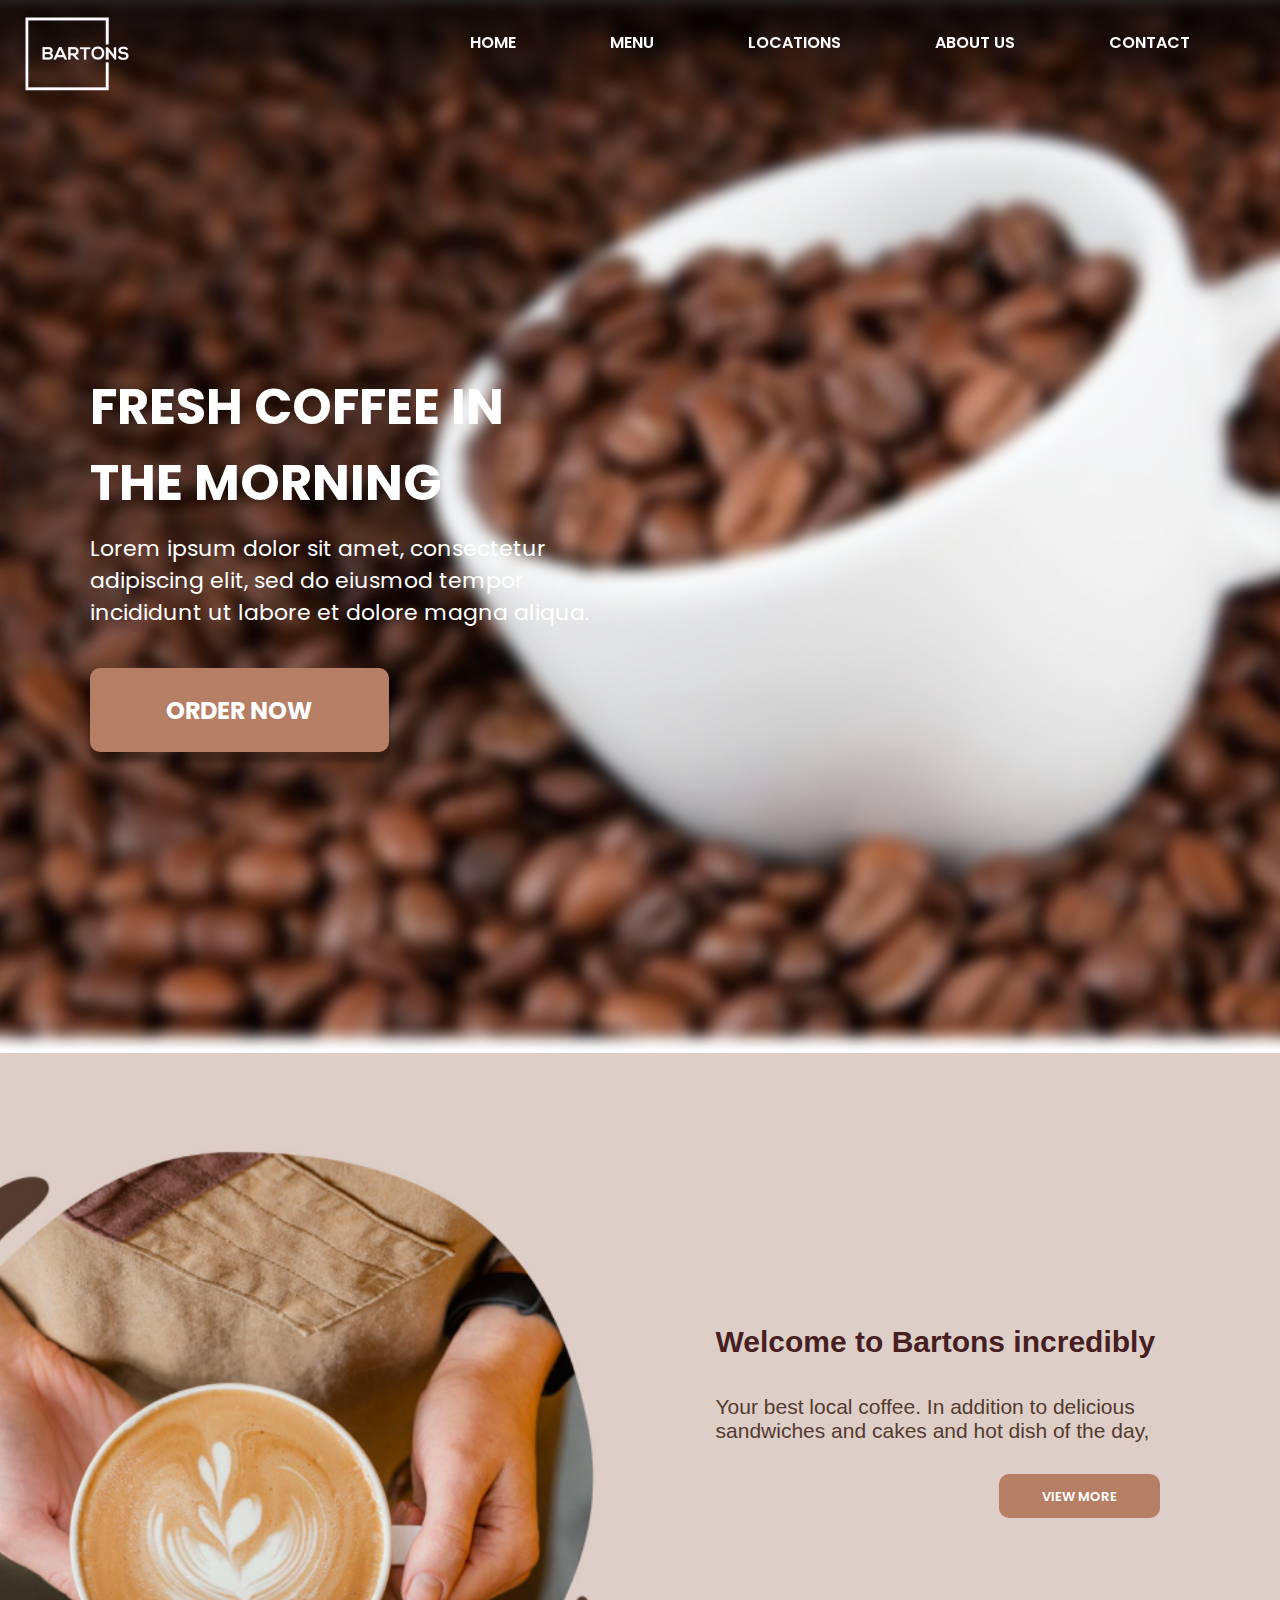
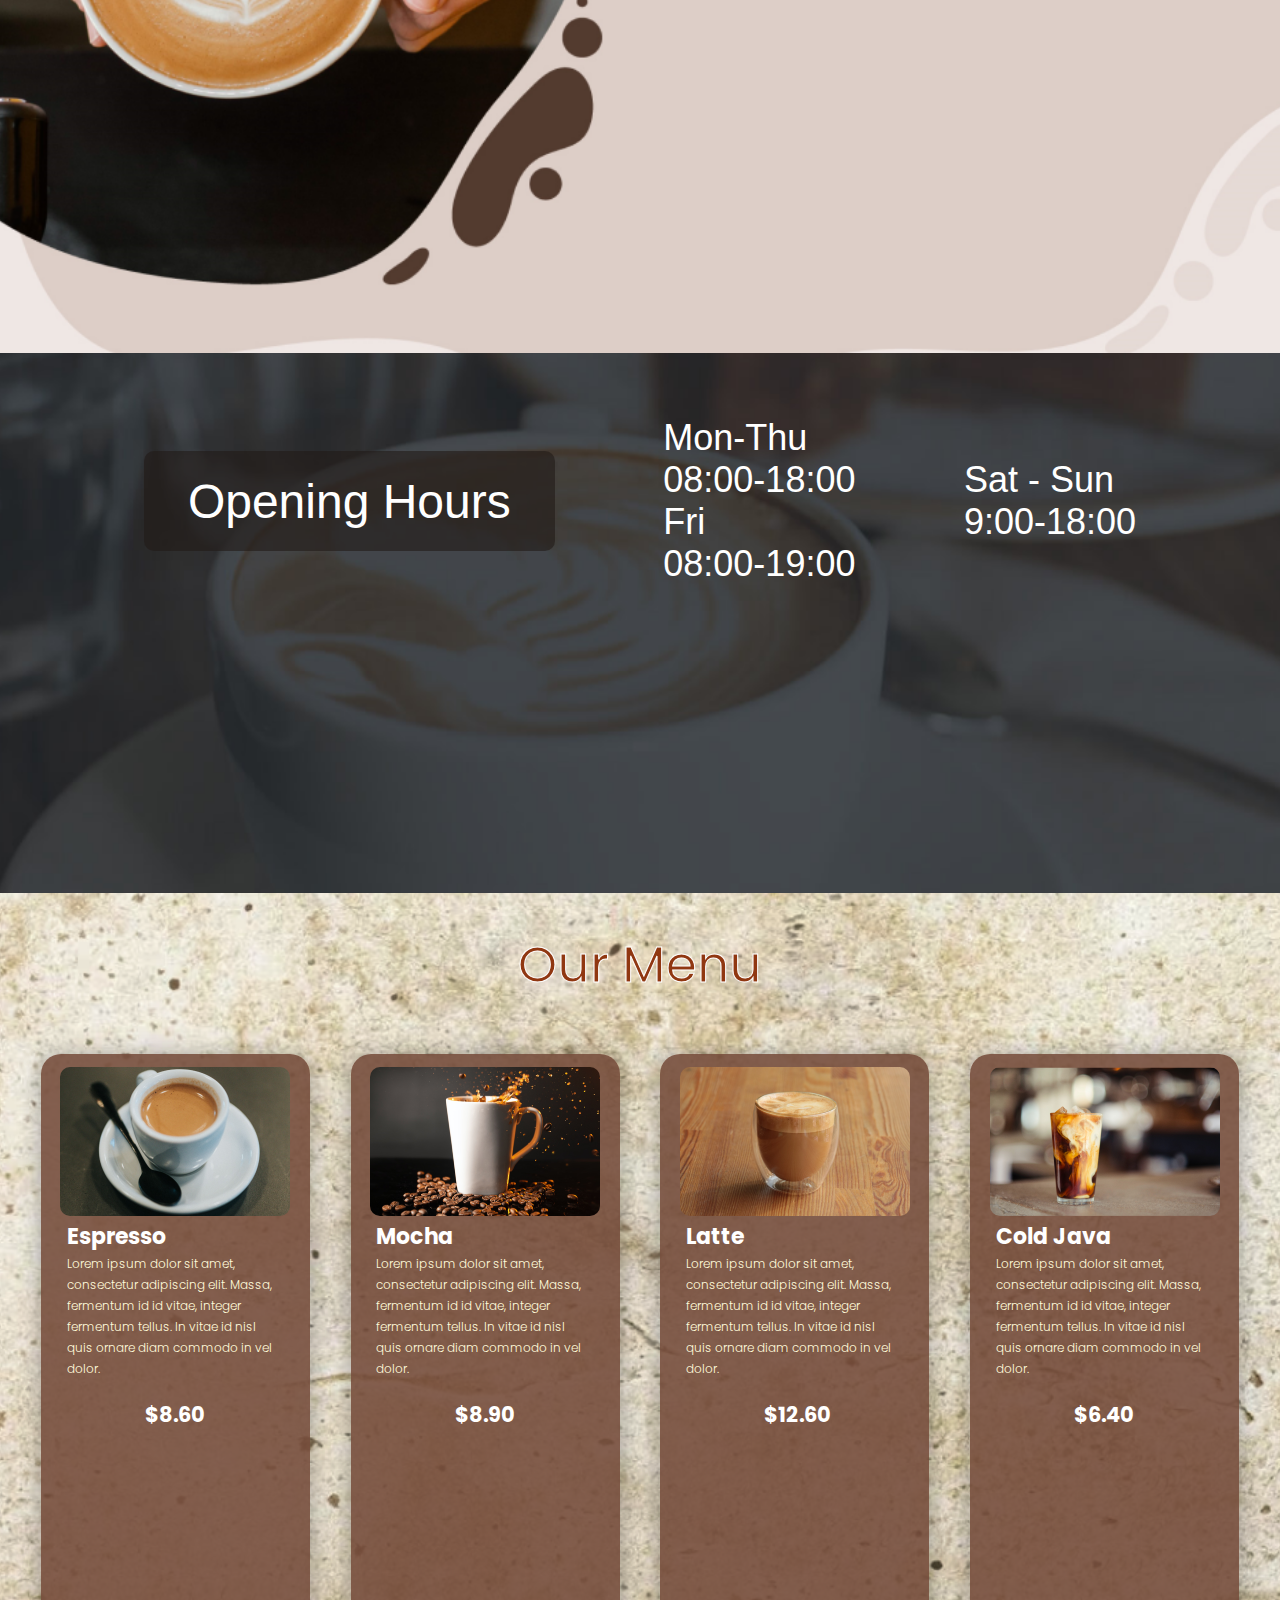
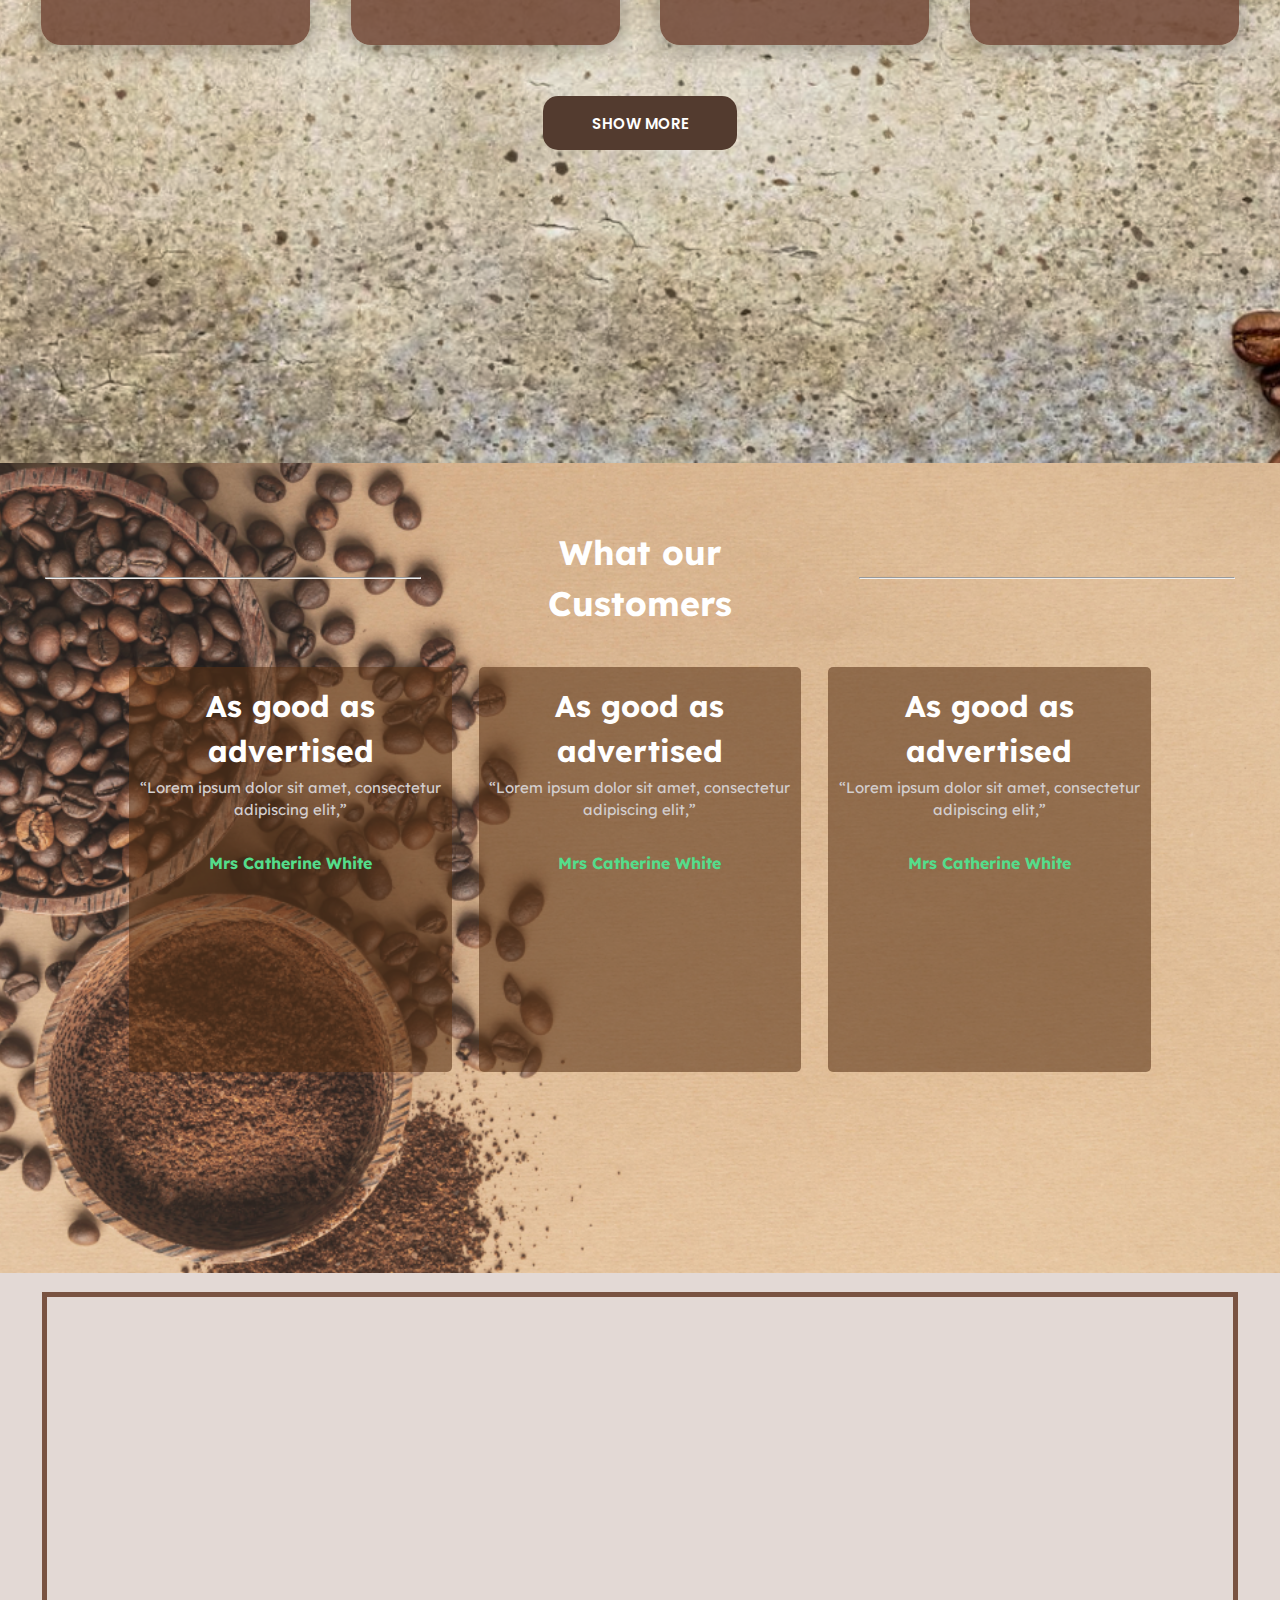
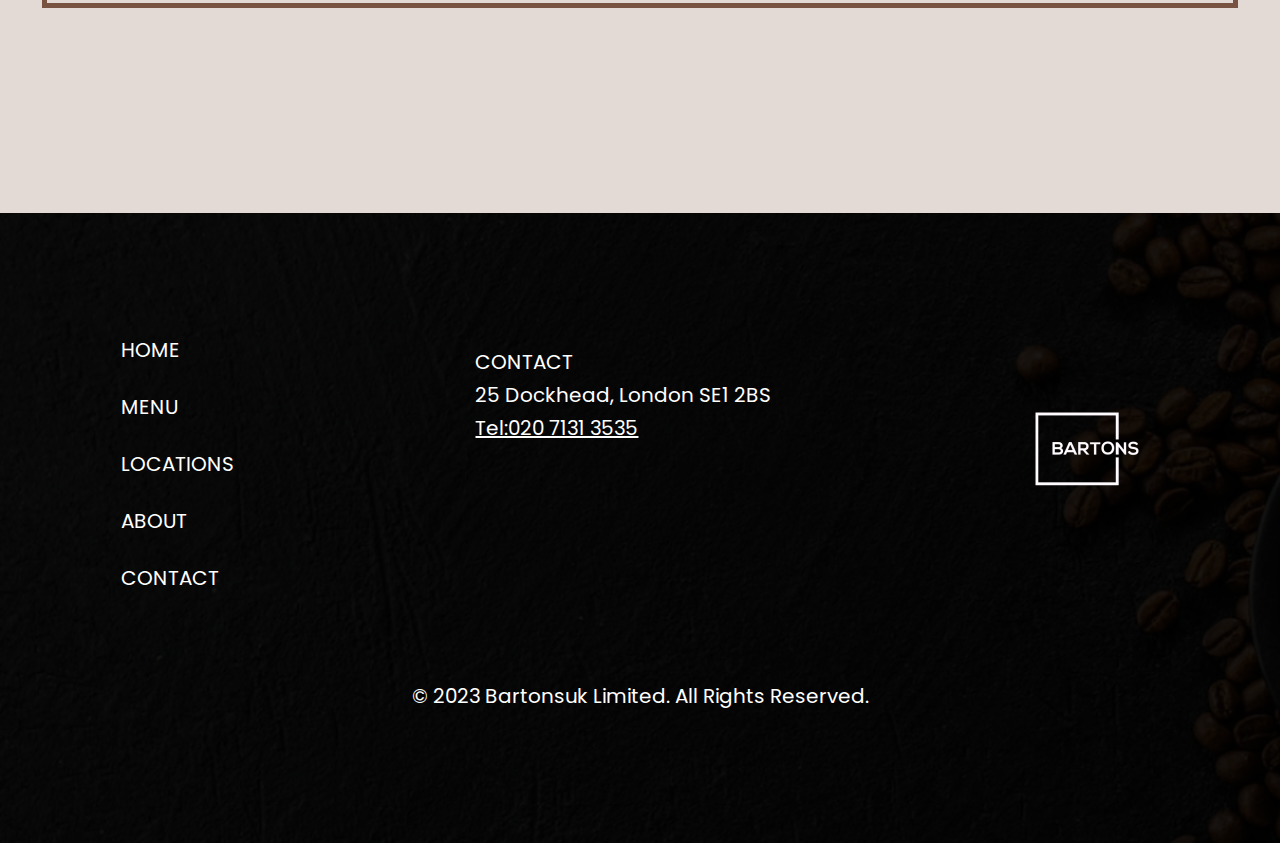
<file: index.html>
<!DOCTYPE html>
<html lang="en">

<head>
    <meta charset="UTF-8">
    <meta name="viewport" content="width=device-width, initial-scale=1.0">
    <link rel="icon" type="image/x-icon" href="images/favicon.ico">
    <link rel="stylesheet" href="style.css">
    <title>Document</title>
</head>

<body>
    <section class="landing-bg">
        <header class="header-section">
            <a href="index.html"><img src="images/logo.png" alt=""></a>
            <div class="header-items">
                <ul>
                    <li><a class="acitve" href="index.html">HOME</a></li>
                    <li><a href="Menu.html">MENU</a></li>
                    <li><a href="Locations.html">LOCATIONS</a></li>
                    <li><a href="About.html">ABOUT US</a></li>
                    <li><a href="Contact.html">CONTACT</a></li>
                </ul>
            </div>
        </header>
        <section class="landing-container">
            <div class="landing-content">
                <div class="slogan">
                    FRESH COFFEE IN <br> THE MORNING
                </div>
                <div class="desc">
                    <p>Lorem ipsum dolor sit amet, consectetur adipiscing elit, sed do eiusmod tempor incididunt ut
                        labore et dolore magna aliqua. </p>
                </div>
                <div class="button">
                    <a class="order-now" href="Locations.html">ORDER NOW</a>
                </div>
            </div>
        </section>
    </section>
    <section class="about-bg">
        <div class="about-container">
            <div class="about-content">
                <div class="about-title">Welcome to Bartons incredibly</div>
                <div class="about-p">Your best local coffee. In addition to delicious sandwiches and cakes and hot dish
                    of the day, </div>
                <div class="button2">
                    <a class="about-button" href="About.html">VIEW MORE</a>
                </div>
            </div>
        </div>
    </section>
    <section class="ourhours-bg">
        <div class="hours-container">
            <div class="hours-content">
                <div class="opening-hours">
                    <h2>Opening Hours </h2>
                </div>
                <div class="mon-fri">
                    <div class="mon-thu">
                        <p>Mon-Thu <br>
                            08:00-18:00</p>
                    </div>
                    <div class="fri">
                        <p>Fri <br>
                            08:00-19:00</p>
                    </div>
                </div>
                <div class="sat-sun">
                    <p>
                        Sat - Sun <br>
                        9:00-18:00
                    </p>
                </div>
            </div>
        </div>
    </section>
    <section class="menu-bg">
        <div class="menu-container">
            <div class="our-menu">
                <h2>Our Menu</h2>
            </div>
            <div class="menu-content">
                <div class="card">
                    <div class="card-content">
                        <div class="thumbnail">
                            <img src="images/espresso4.png" alt="">
                        </div>
                        <div class="description">
                            <h4>Espresso</h4>
                            <p>Lorem ipsum dolor sit amet, consectetur adipiscing elit. Massa, fermentum id id vitae,
                                integer fermentum tellus. In vitae id nisl quis ornare diam commodo in vel dolor.</p>
                        </div>
                        <div class="price">
                            $8.60
                        </div>
                    </div>
                </div>
                <div class="card">
                    <div class="card-content">
                        <div class="thumbnail">
                            <img src="images/espresso2.png" alt="">
                        </div>
                        <div class="description">
                            <h4>Mocha</h4>
                            <p>Lorem ipsum dolor sit amet, consectetur adipiscing elit. Massa, fermentum id id vitae,
                                integer fermentum tellus. In vitae id nisl quis ornare diam commodo in vel dolor.</p>
                        </div>
                        <div class="price">
                            $8.90
                        </div>
                    </div>
                </div>
                <div class="card">
                    <div class="card-content">
                        <div class="thumbnail">
                            <img src="images/espresso3.png" alt="">
                        </div>
                        <div class="description">
                            <h4>Latte</h4>
                            <p>Lorem ipsum dolor sit amet, consectetur adipiscing elit. Massa, fermentum id id vitae,
                                integer fermentum tellus. In vitae id nisl quis ornare diam commodo in vel dolor.</p>
                        </div>
                        <div class="price">
                            $12.60
                        </div>
                    </div>
                </div>
                <div class="card">
                    <div class="card-content">
                        <div class="thumbnail">
                            <img src="images/specialty3.png" alt="">
                        </div>
                        <div class="description">
                            <h4>Cold Java</h4>
                            <p>Lorem ipsum dolor sit amet, consectetur adipiscing elit. Massa, fermentum id id vitae,
                                integer fermentum tellus. In vitae id nisl quis ornare diam commodo in vel dolor.</p>
                        </div>
                        <div class="price">
                            $6.40
                        </div>
                    </div>
                </div>
            </div>
            <div class="button3">
                <a class="menu-button" href="Menu.html">SHOW MORE</a>
            </div>
        </div>
    </section>
    <section class="customers-bg">
        <div class="customer-container">
            <div class="customer-content">
                <hr class="line">
                <h2>What our Customers</h2>
                <hr class="line">
            </div>
            <div class="boxes">
                <div class="box">
                    <div class="box-content">
                        <h4>As good as advertised</h4>
                        <p>“Lorem ipsum dolor sit amet, consectetur adipiscing elit,”</p>
                        <p class="cst">Mrs Catherine White</p>
                    </div>
                </div>
                <div class="box">
                    <div class="box-content">
                        <h4>As good as advertised</h4>
                        <p>“Lorem ipsum dolor sit amet, consectetur adipiscing elit,”</p>
                        <p class="cst">Mrs Catherine White</p>
                    </div>
                </div>
                <div class="box">
                    <div class="box-content">
                        <h4>As good as advertised</h4>
                        <p>“Lorem ipsum dolor sit amet, consectetur adipiscing elit,”</p>
                        <p class="cst">Mrs Catherine White</p>
                    </div>
                </div>
            </div>
        </div>
    </section>
    <section class="map-bg">
        <div class="map-container">
            <div class="map">
                <iframe
                    src="https://www.google.com/maps/embed?pb=!1m18!1m12!1m3!1d3372.6998911524447!2d-9.237666690233995!3d32.29304570845538!2m3!1f0!2f0!3f0!3m2!1i1024!2i768!4f13.1!3m3!1m2!1s0xdac211719897669%3A0x6f59fa5bb517f58a!2sYoucode%20Safi!5e0!3m2!1sen!2sma!4v1697122568831!5m2!1sen!2sma"
                    width="1186" height="302" style="border:0;" allowfullscreen="" loading="lazy"
                    referrerpolicy="no-referrer-when-downgrade"></iframe>
            </div>
        </div>
    </section>
    <footer>
        <section class="footer-bg">
            <div class="footer-container">
                <div class="footer-content">
                    <ul>
                        <li><a href="index.html">HOME</a></li>
                        <li><a href="Menu.html">MENU</a></li>
                        <li><a href="Locations.html">LOCATIONS</a></li>
                        <li><a href="About.html">ABOUT</a></li>
                        <li><a href="Contact.html">CONTACT</a></li>
                    </ul>
                </div>
                <div class="contact-content">
                    <div class="footer-content">
                        <p>CONTACT</p>
                        <p>25 Dockhead, London SE1 2BS</p>
                        <p style="text-decoration: underline;">Tel:020 7131 3535</p>
                    </div>
                </div>
                <div class="logo">
                    <a href="index.html"><img src="images/logo.png" alt=""></a>
                </div>
            </div>
            <div class="rights">
                &copy; 2023 Bartonsuk Limited. All Rights Reserved.
            </div>
        </section>
    </footer>
</body>

</html>
</file>
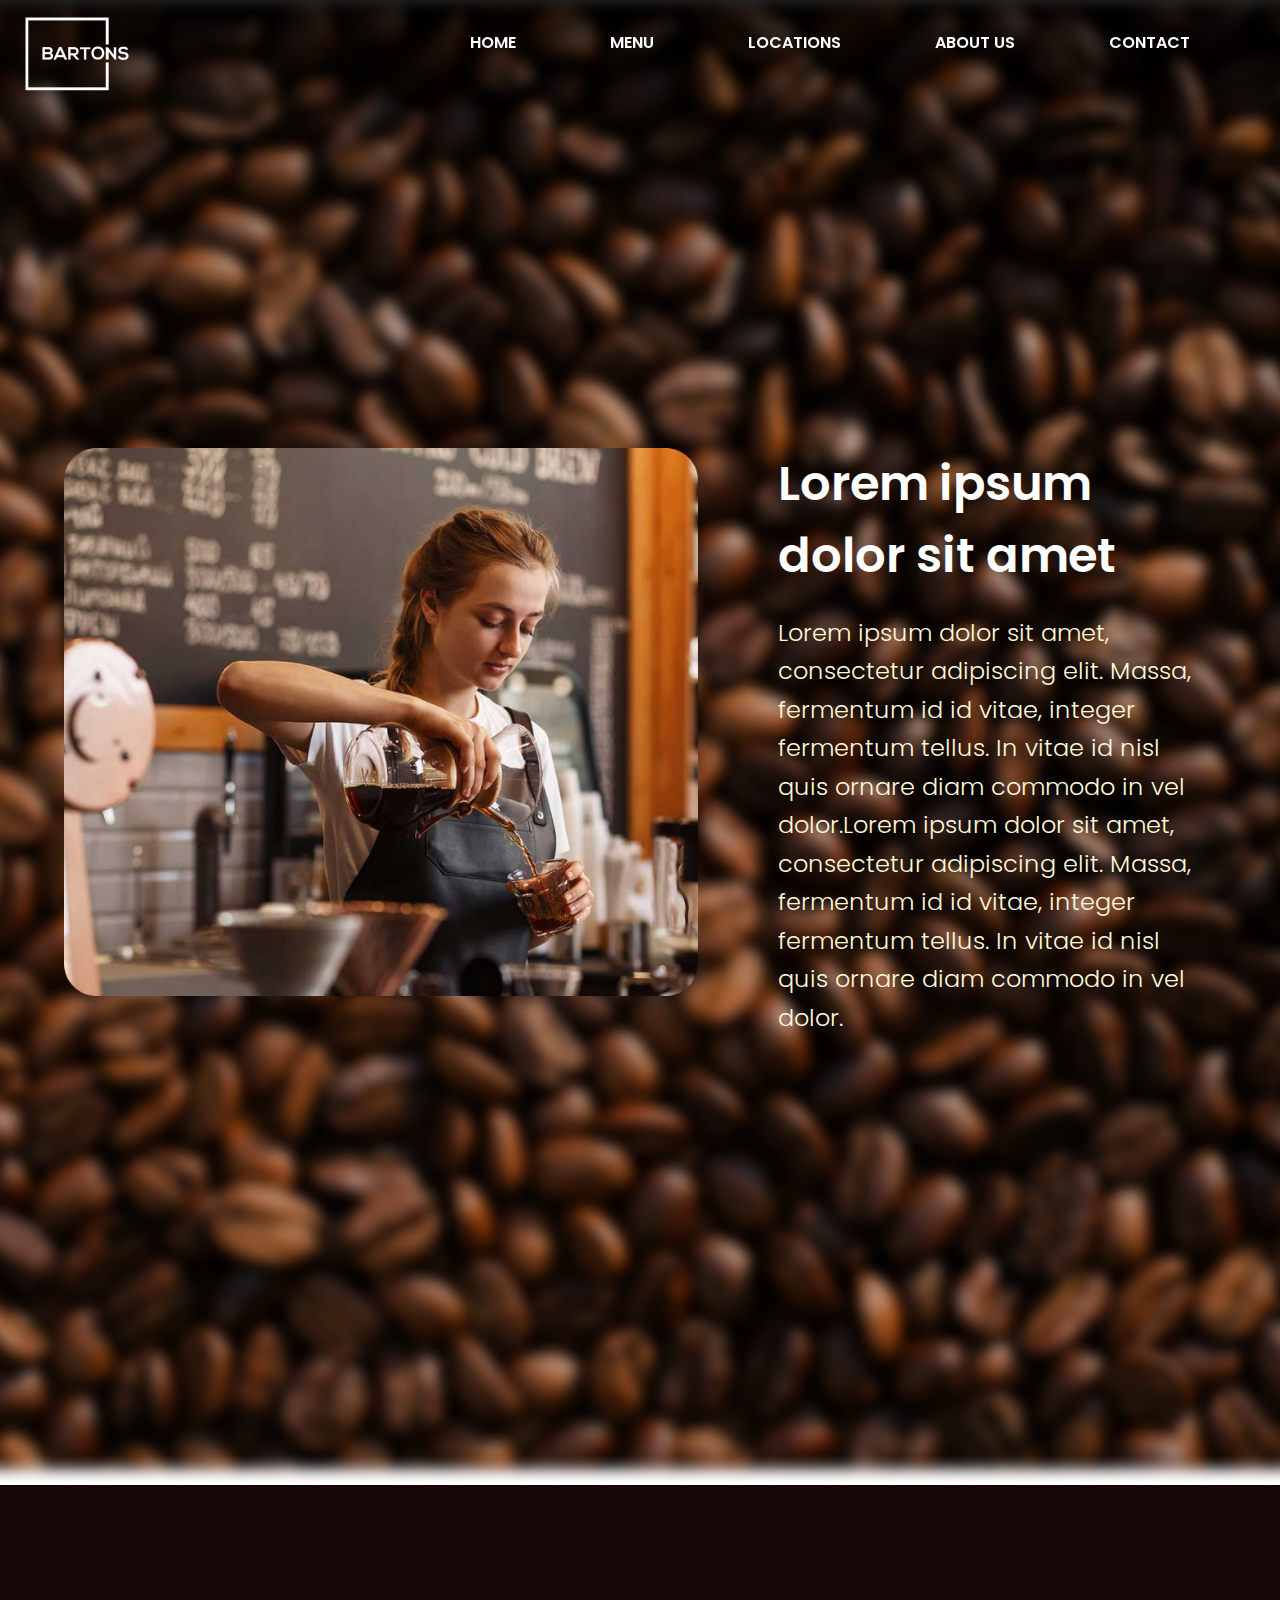
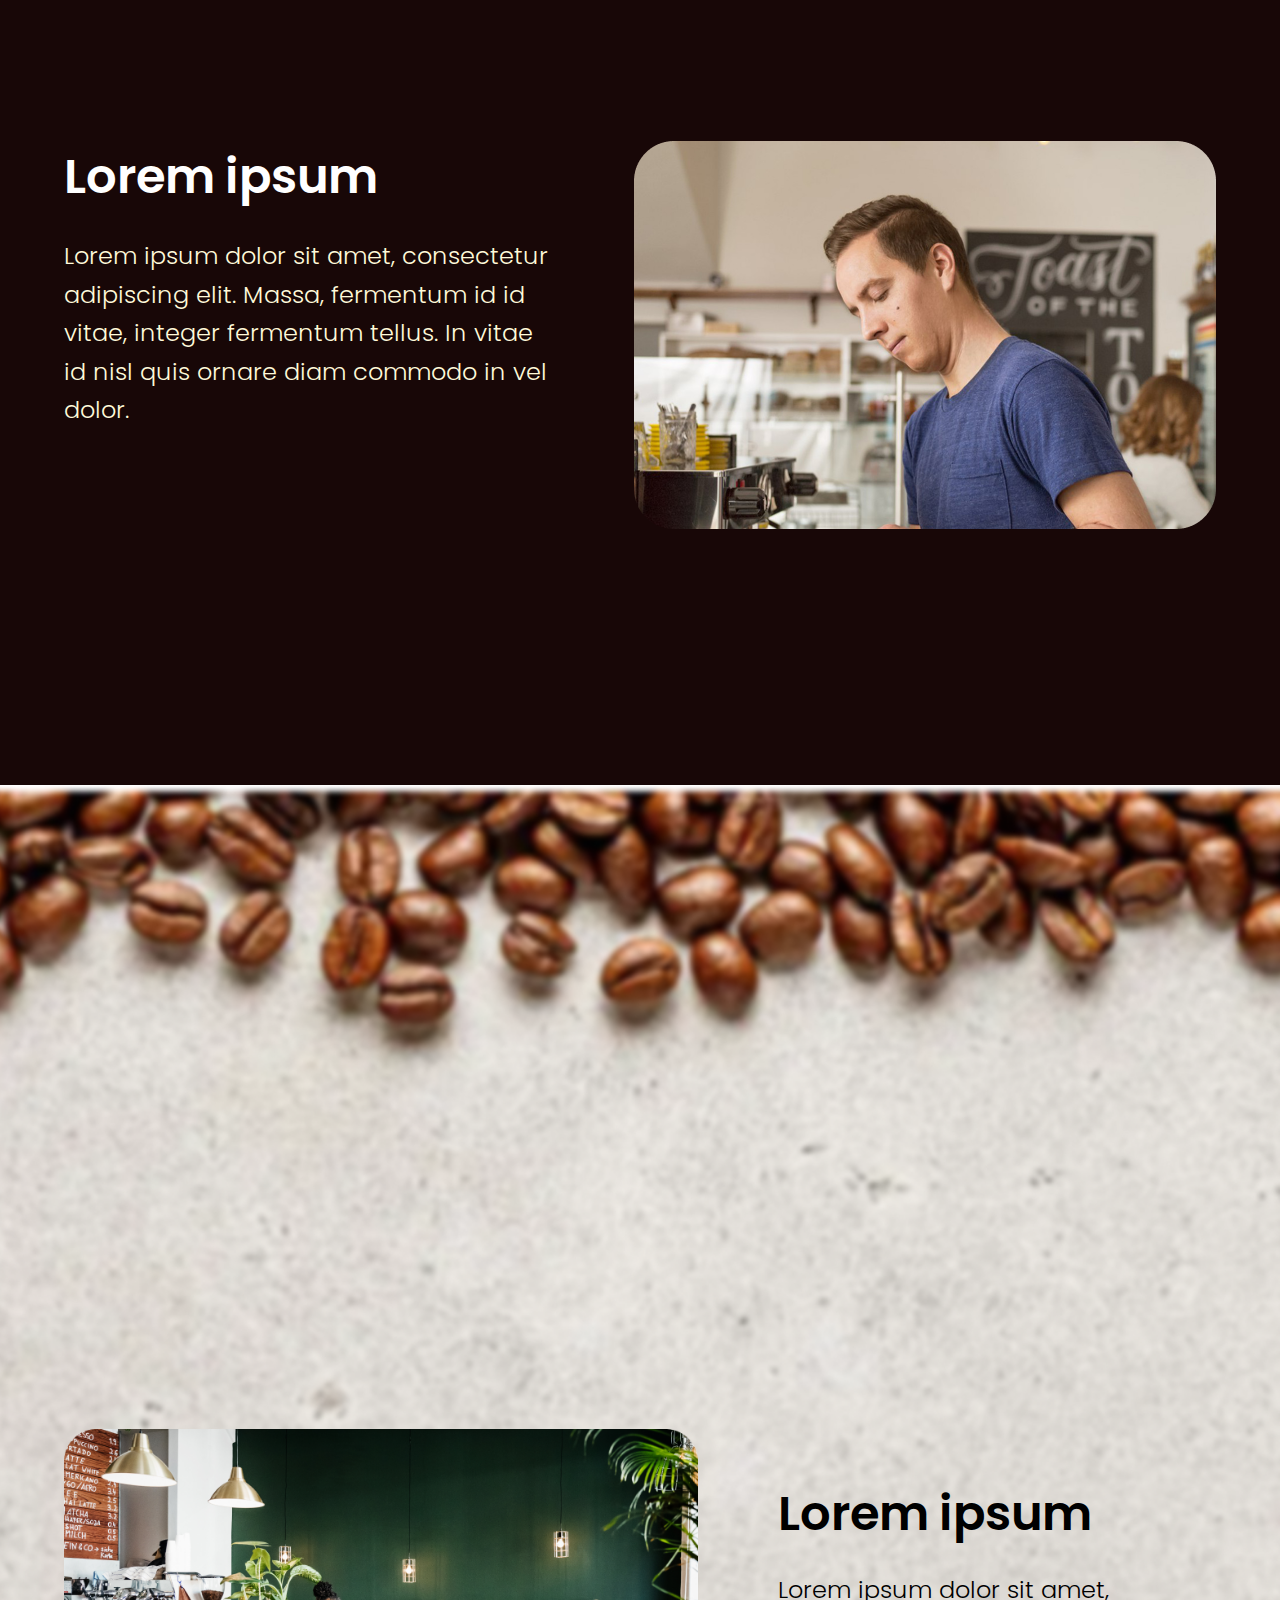
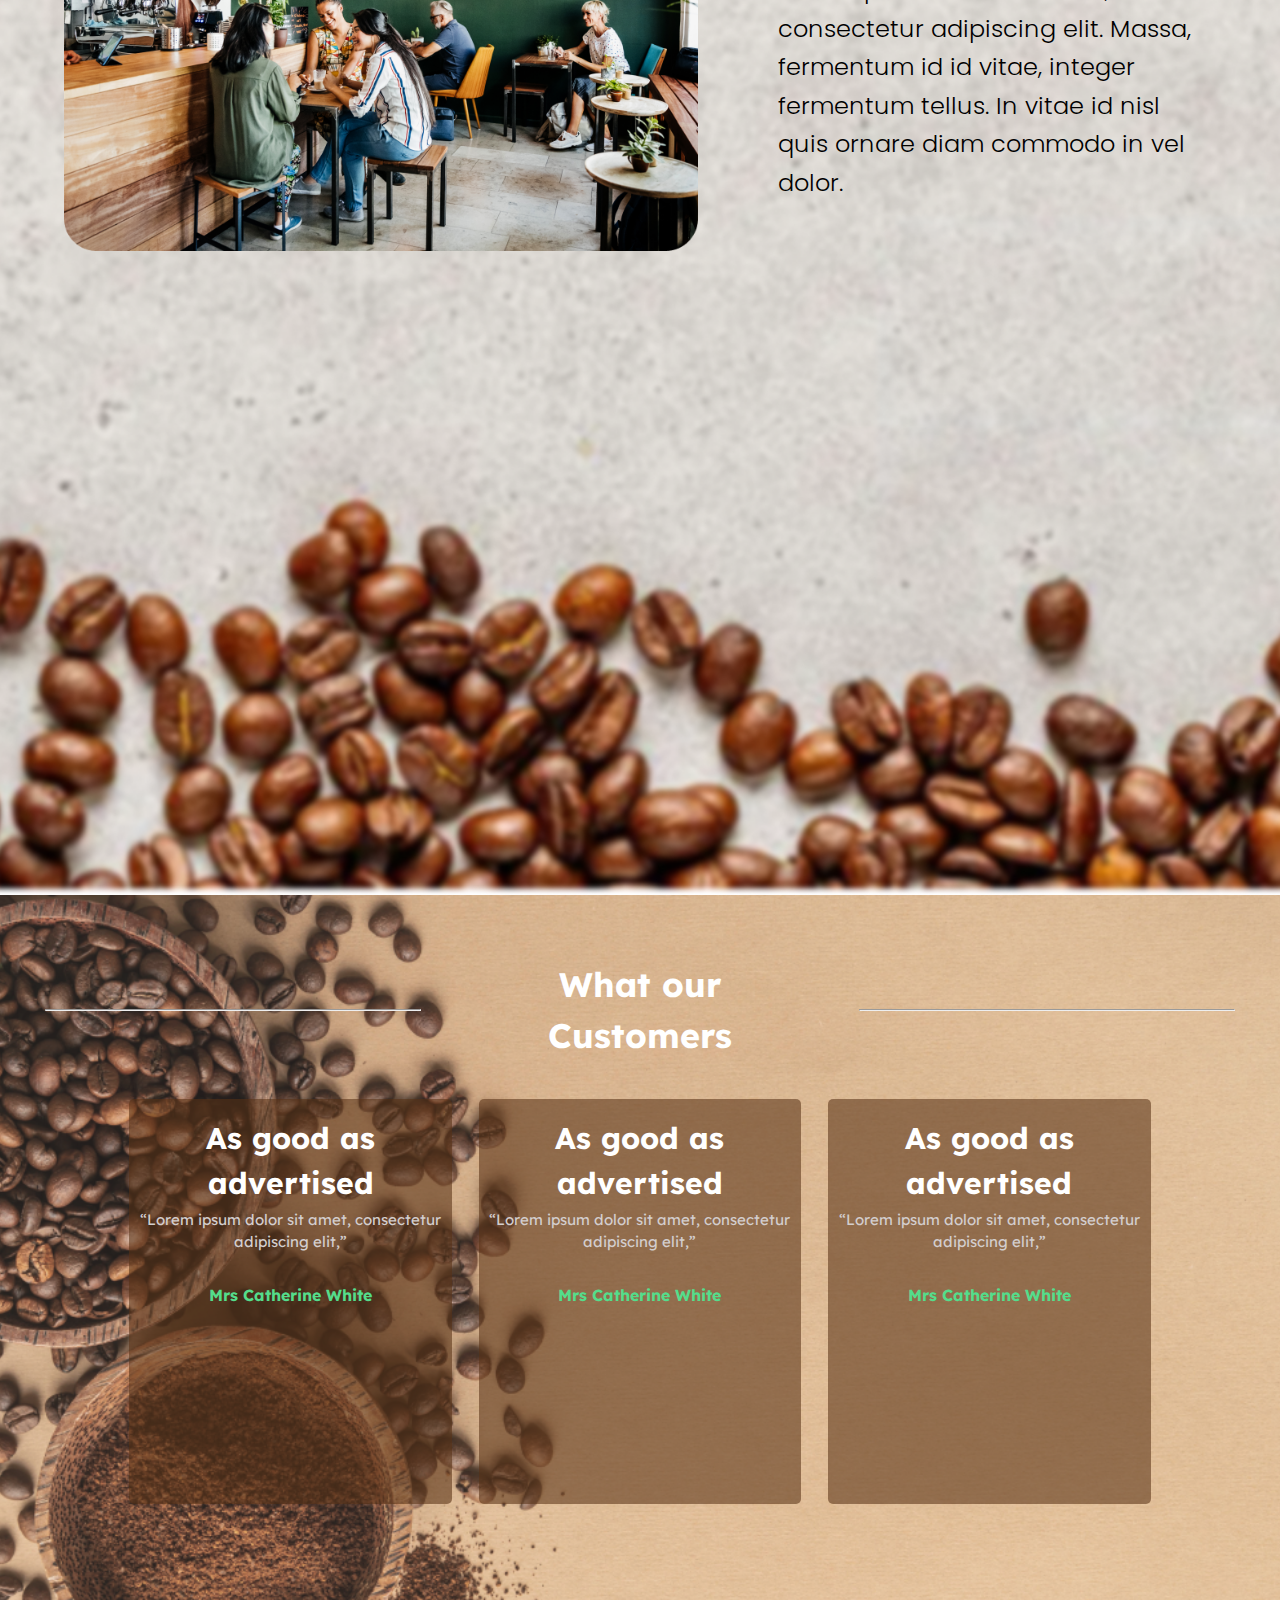
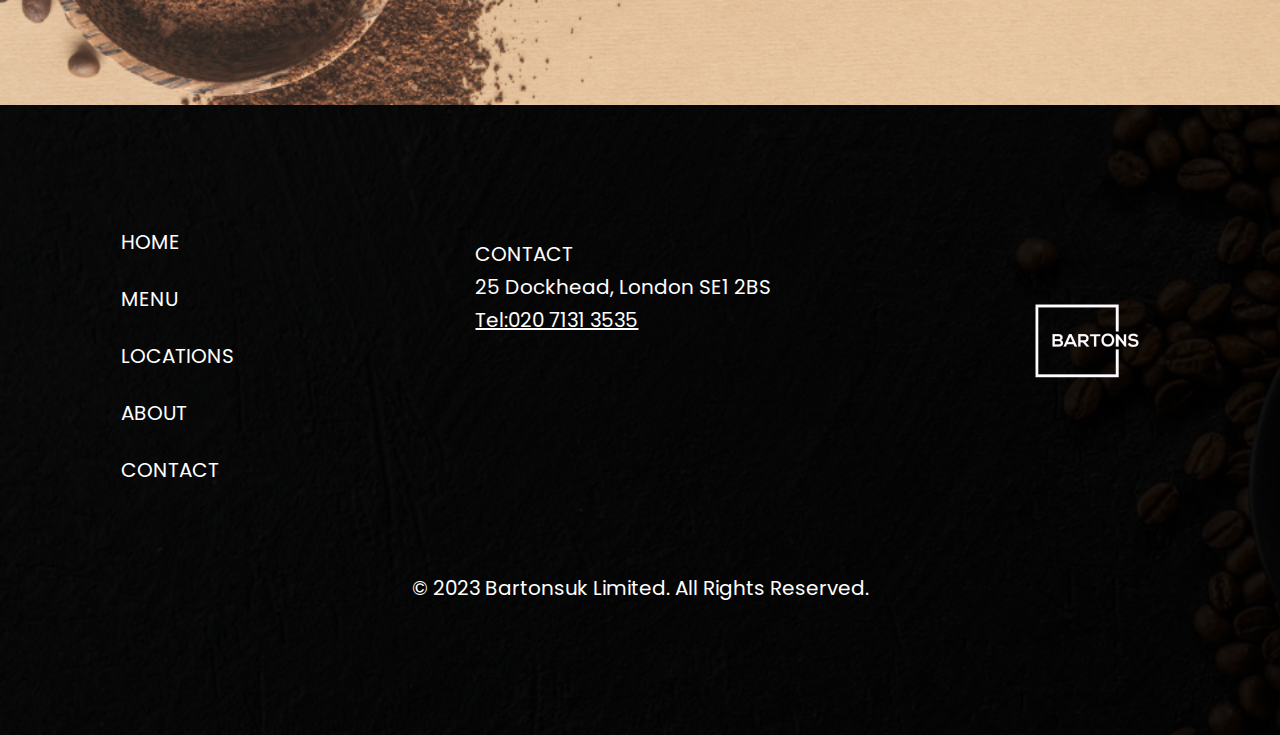
<file: About.html>
<!DOCTYPE html>
<html lang="en">

<head>
    <meta charset="UTF-8">
    <meta name="viewport" content="width=device-width, initial-scale=1.0">
    <link rel="icon" type="image/x-icon" href="images/favicon.ico">
    <link rel="stylesheet" href="style.css">
    <title>Document</title>
</head>

<body>
    <header class="header-section">
        <a href="index.html"><img src="images/logo.png" alt=""></a>
        <div class="header-items">
            <ul>
                <li><a href="index.html">HOME</a></li>
                <li><a href="Menu.html">MENU</a></li>
                <li><a href="Locations.html">LOCATIONS</a></li>
                <li><a href="About.html">ABOUT US</a></li>
                <li><a href="Contact.html">CONTACT</a></li>
            </ul>
        </div>
    </header>
    <section class="about-bg2">

        <section class="about-content1">
            <div class="about-container1">
                <img src="images/aboutimg.png" alt="">
                <div class="about-content2">
                    <div>
                        <h1>Lorem ipsum <br> dolor sit amet</h1>
                    </div>
                    <div>
                        <p>Lorem ipsum dolor sit amet, consectetur adipiscing elit. Massa, fermentum id id vitae,
                            integer fermentum tellus. In vitae id nisl quis ornare diam commodo in vel dolor.Lorem ipsum
                            dolor sit amet, consectetur adipiscing elit. Massa, fermentum id id vitae, integer fermentum
                            tellus. In vitae id nisl quis ornare diam commodo in vel dolor.</p>
                    </div>
                </div>
            </div>
        </section>
    </section>
    <div class="about-bg3">
        <section class="about-content1">
            <div class="about-container1">
                <div class="about-content3">
                    <div>
                        <h1>Lorem ipsum </h1>
                    </div>
                    <div>
                        <p>Lorem ipsum dolor sit amet, consectetur adipiscing elit. Massa, fermentum id id vitae,
                            integer fermentum tellus. In vitae id nisl quis ornare diam commodo in vel dolor.</p>
                    </div>
                </div>
                <img src="images/aboutimg2.png" alt="">

            </div>
        </section>
    </div>
    <section class="about-bg4">
        <div class="about-content1">
            <div class="about-container2">
                <img src="images/aboutimg3.png" alt="">
                <div class="about-content4">
                    <div>
                        <h1>Lorem ipsum</h1>
                    </div>
                    <div>
                        <p>Lorem ipsum dolor sit amet, consectetur adipiscing elit. Massa, fermentum id id vitae,
                            integer fermentum tellus. In vitae id nisl quis ornare diam commodo in vel dolor.</p>
                    </div>
                </div>
            </div>
        </div>
  
    </section>
    <section class="customers-bg">
        <div class="customer-container">
            <div class="customer-content">
                <hr class="line">
                <h2>What our Customers</h2>
                <hr class="line">
            </div>
            <div class="boxes">
                <div class="box">
                    <div class="box-content">
                        <h4>As good as advertised</h4>
                        <p>“Lorem ipsum dolor sit amet, consectetur adipiscing elit,”</p>
                        <p class="cst">Mrs Catherine White</p>
                    </div>
                </div>
                <div class="box">
                    <div class="box-content">
                        <h4>As good as advertised</h4>
                        <p>“Lorem ipsum dolor sit amet, consectetur adipiscing elit,”</p>
                        <p class="cst">Mrs Catherine White</p>
                    </div>
                </div>
                <div class="box">
                    <div class="box-content">
                        <h4>As good as advertised</h4>
                        <p>“Lorem ipsum dolor sit amet, consectetur adipiscing elit,”</p>
                        <p class="cst">Mrs Catherine White</p>
                    </div>
                </div>
            </div>
        </div>
    </section>
    <footer>
        <section class="footer-bg">
            <div class="footer-container">
                <div class="footer-content">
                    <ul>
                        <li><a href="index.html">HOME</a></li>
                        <li><a href="Menu.html">MENU</a></li>
                        <li><a href="Locations.html">LOCATIONS</a></li>
                        <li><a href="About.html">ABOUT</a></li>
                        <li><a href="Contact.html">CONTACT</a></li>
                    </ul>
                </div>
                <div class="contact-content">
                    <div class="footer-content">
                        <p>CONTACT</p>
                        <p>25 Dockhead, London SE1 2BS</p>
                        <p style="text-decoration: underline;">Tel:020 7131 3535</p>
                    </div>
                </div>
                <div class="logo">
                    <a href="index.html"><img src="images/logo.png" alt=""></a>
                </div>
            </div>
            <div class="rights">
                &copy; 2023 Bartonsuk Limited. All Rights Reserved.
            </div>
        </section>
    </footer>
</body>

</html>
</file>
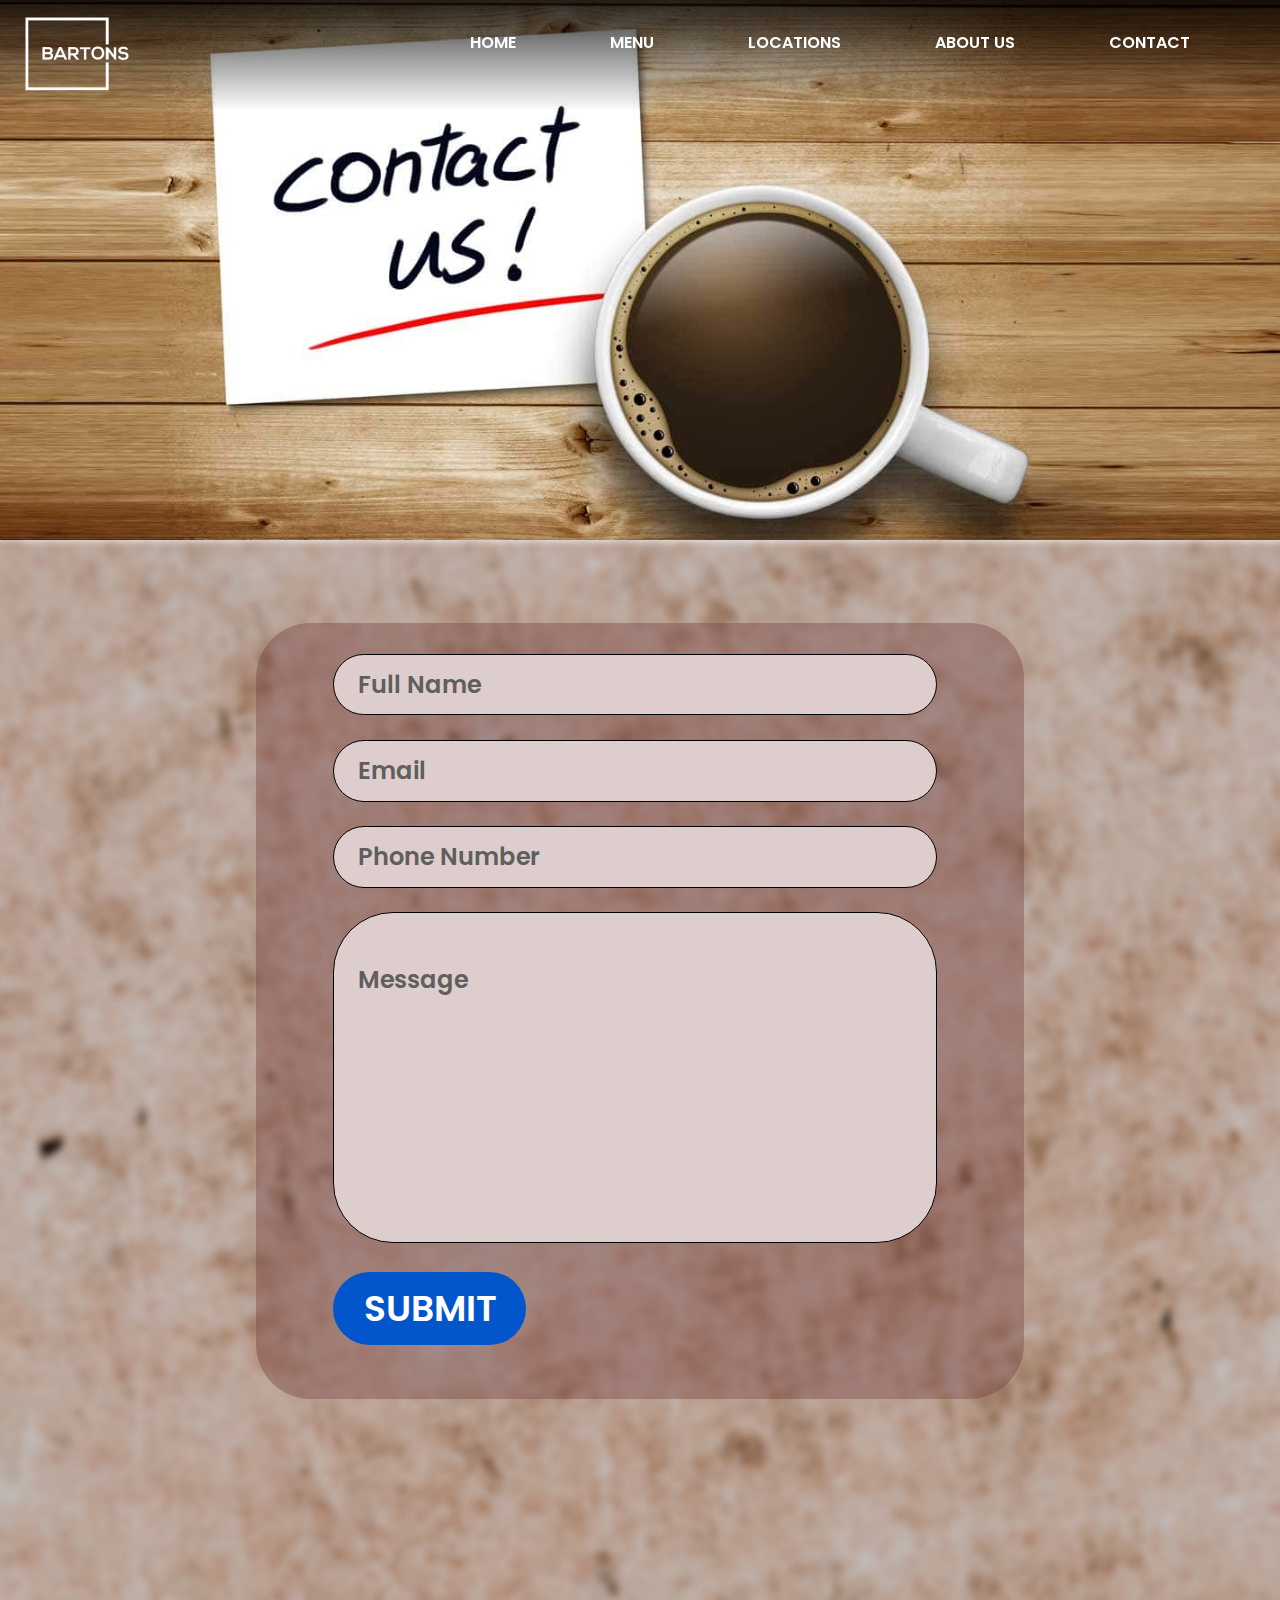
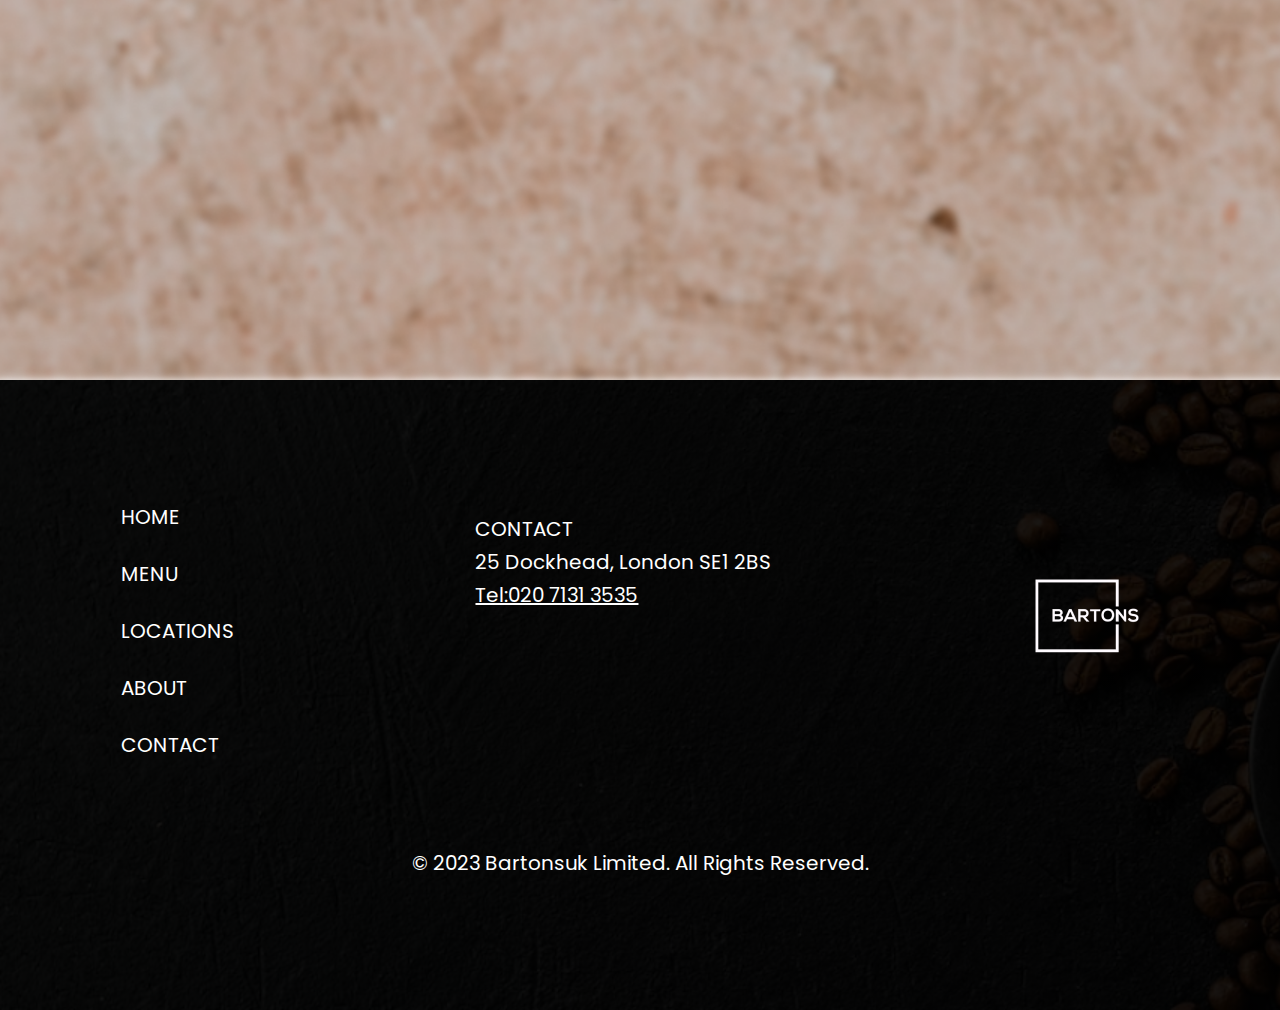
<file: Contact.html>
<!DOCTYPE html>
<html lang="en">

<head>
    <meta charset="UTF-8">
    <meta name="viewport" content="width=device-width, initial-scale=1.0">
    <link rel="icon" type="image/x-icon" href="images/favicon.ico">
    <link rel="stylesheet" href="style.css">
    <title>Document</title>
</head>

<body>
    <section class="contact-bg">
        <header class="header-section">
            <a href="index.html"><img src="images/logo.png" alt=""></a>
            <div class="header-items">
                <ul>
                    <li><a href="index.html">HOME</a></li>
                    <li><a href="Menu.html">MENU</a></li>
                    <li><a href="Locations.html">LOCATIONS</a></li>
                    <li><a href="About.html">ABOUT US</a></li>
                    <li><a href="Contact.html">CONTACT</a></li>
                </ul>
            </div>
        </header>
    </section>
    <section class="contact-bg2">
        <div class="contact-container">
            <div class="contact-form">
                <form method="post">
                    <div class="form-content">
                        <div>
                            <input type="text" placeholder="Full Name">
                        </div>
                        <div>
                            <input type="text" placeholder="Email">
                        </div>
                        <div>
                            <input type="text" placeholder="Phone Number">
                        </div>
                        <div>
                            <textarea placeholder="Message" cols="70" rows="8"></textarea>
                        </div>
                        <button class="submit-button">
                            <p>SUBMIT</p>
                        </button>
                    </div>
                </form>
            </div>
        </div>
    </section>
    <footer>
        <section class="footer-bg">
            <div class="footer-container">
                <div class="footer-content">
                    <ul>
                        <li><a href="index.html">HOME</a></li>
                        <li><a href="Menu.html">MENU</a></li>
                        <li><a href="Locations.html">LOCATIONS</a></li>
                        <li><a href="About.html">ABOUT</a></li>
                        <li><a href="Contact.html">CONTACT</a></li>
                    </ul>
                </div>
                <div class="contact-content">
                    <div class="footer-content">
                        <p>CONTACT</p>
                        <p>25 Dockhead, London SE1 2BS</p>
                        <p style="text-decoration: underline;">Tel:020 7131 3535</p>
                    </div>
                </div>
                <div class="logo">
                    <a href="index.html"><img src="images/logo.png" alt=""></a>
                </div>
            </div>
            <div class="rights">
                &copy; 2023 Bartonsuk Limited. All Rights Reserved.
            </div>
        </section>
    </footer>
</body>

</html>
</file>
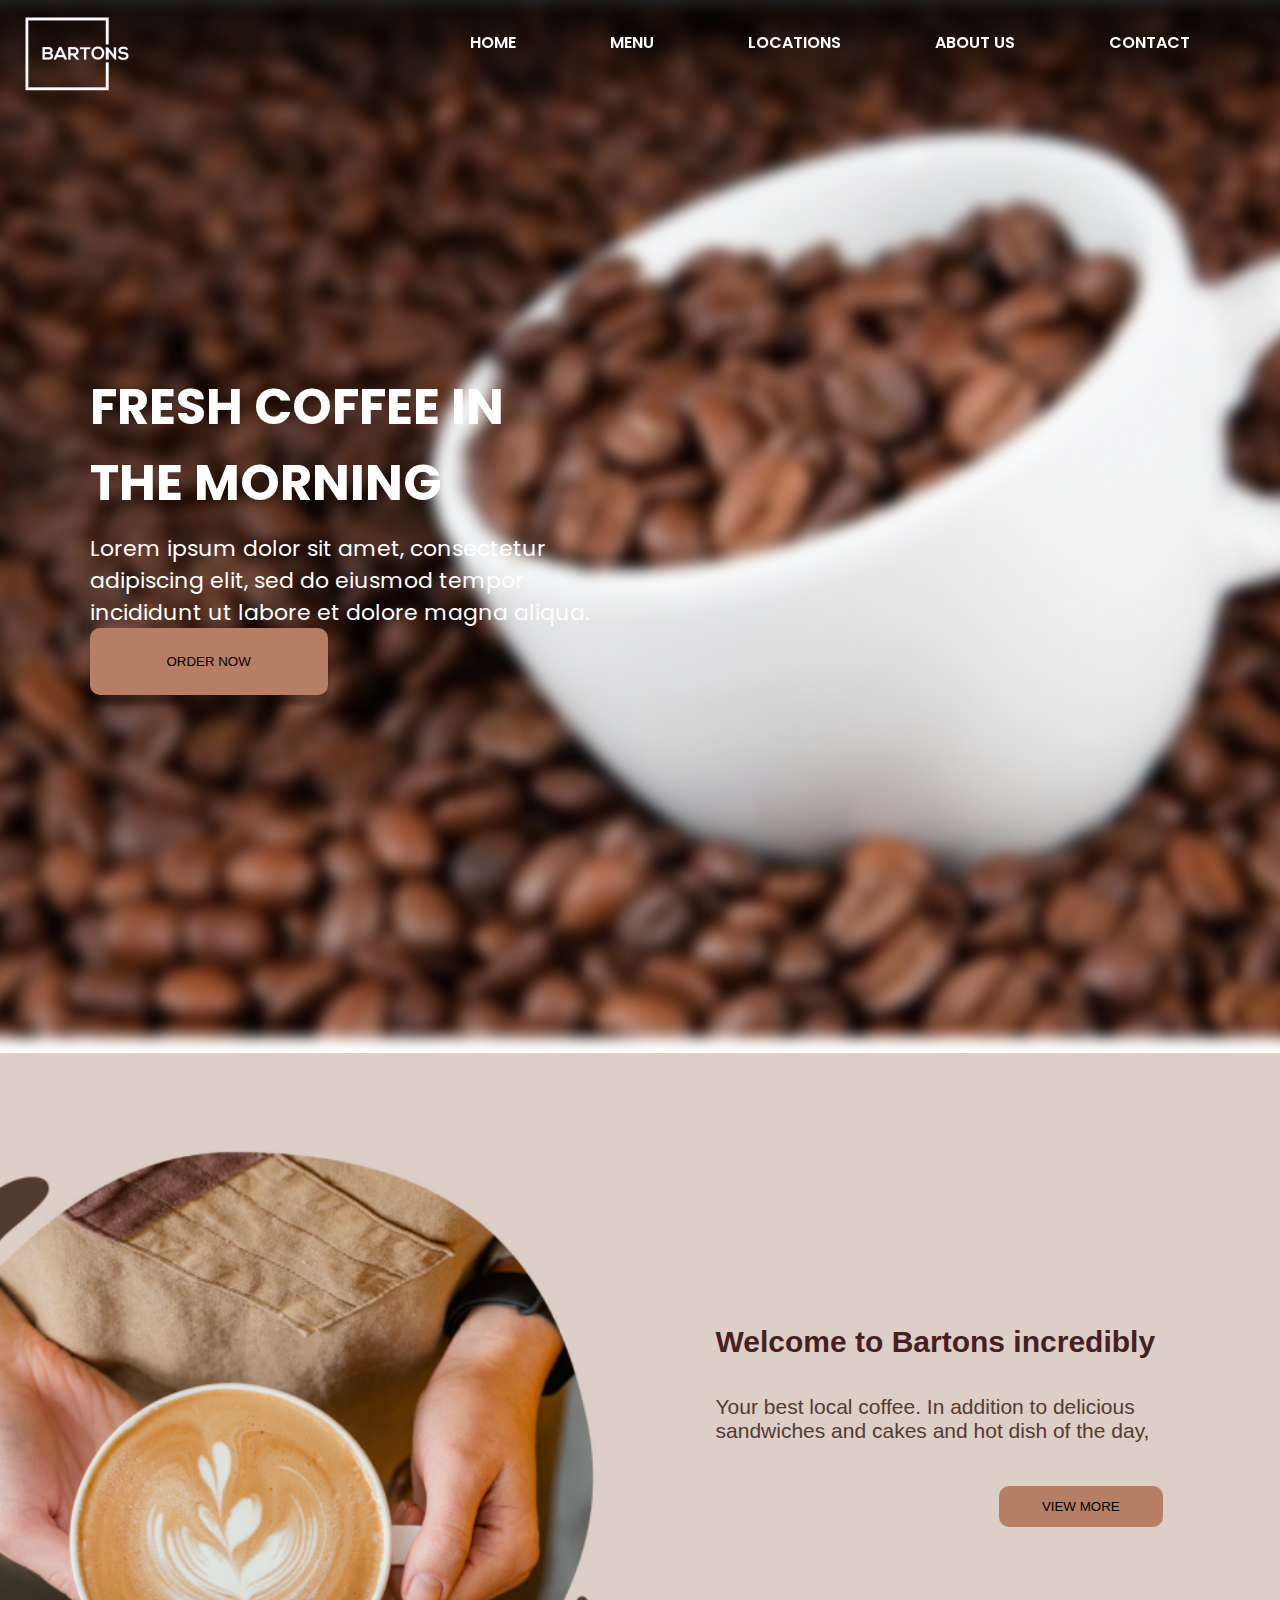
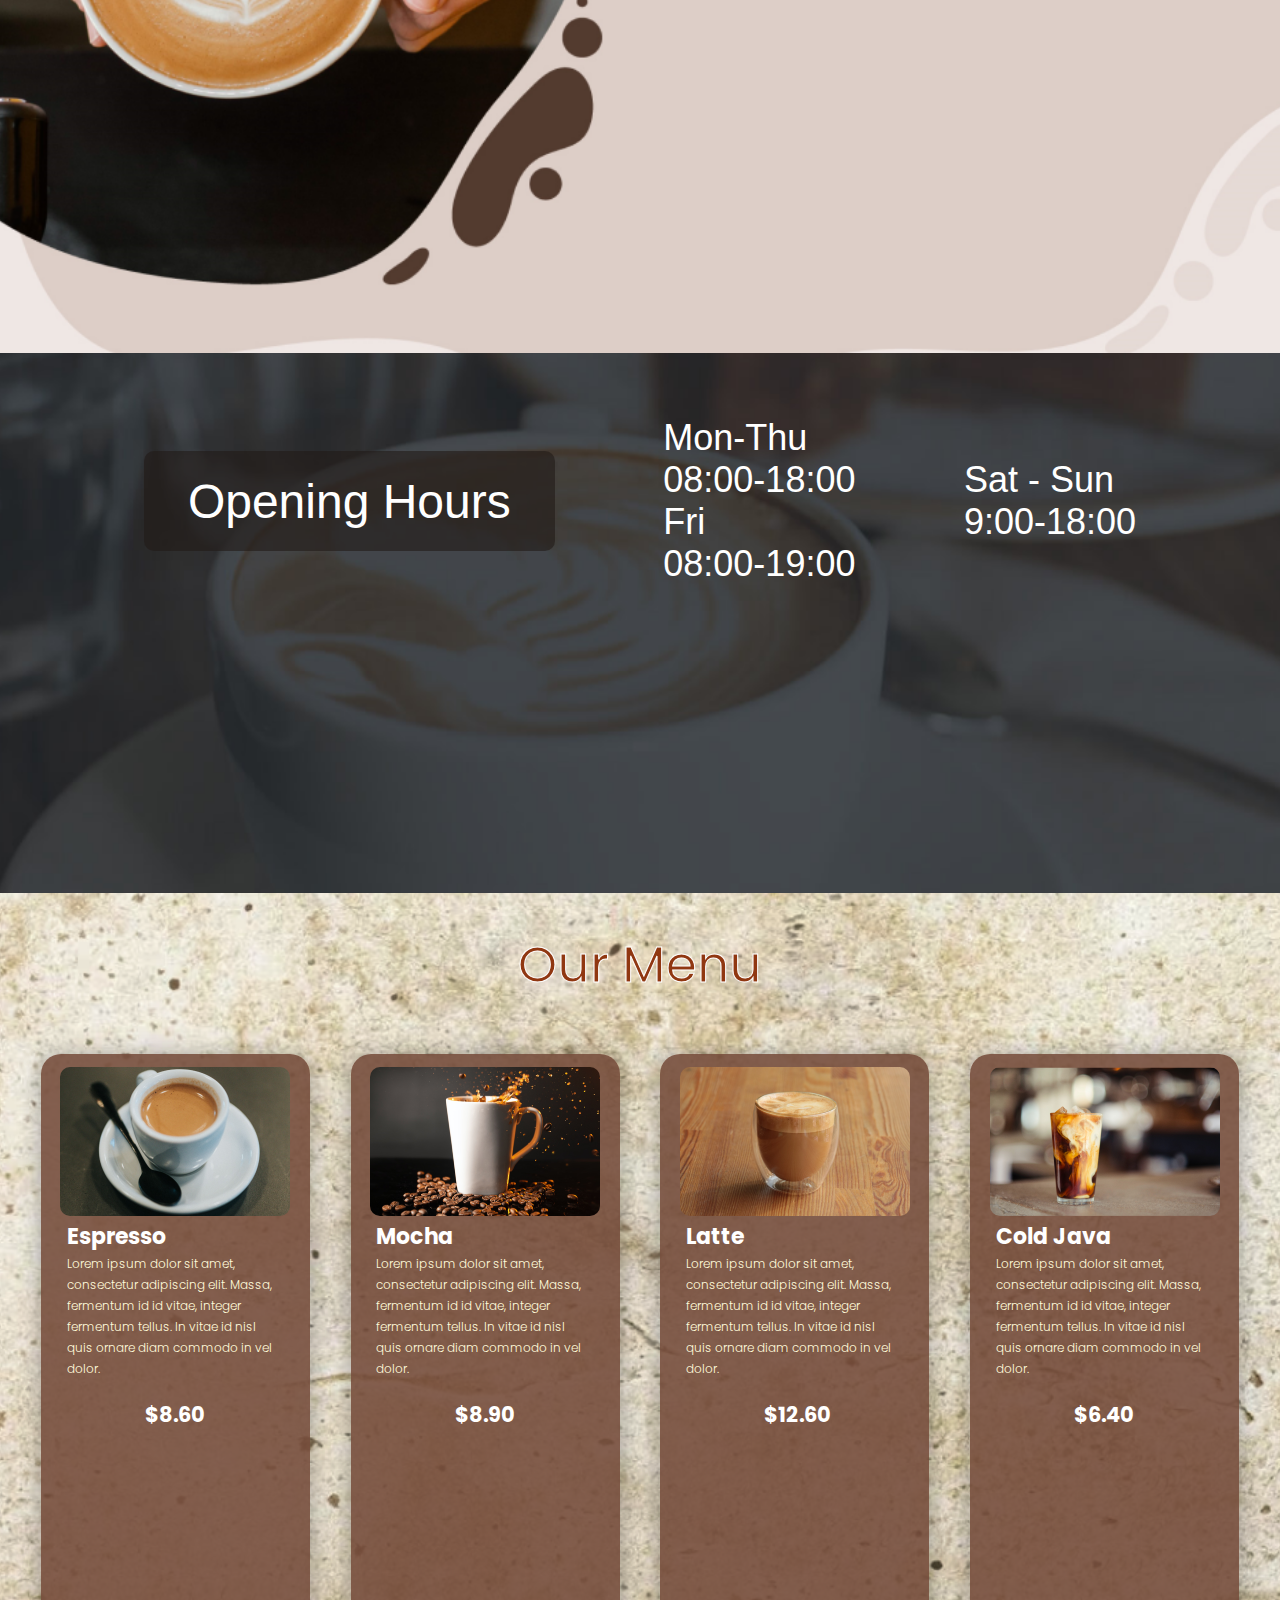
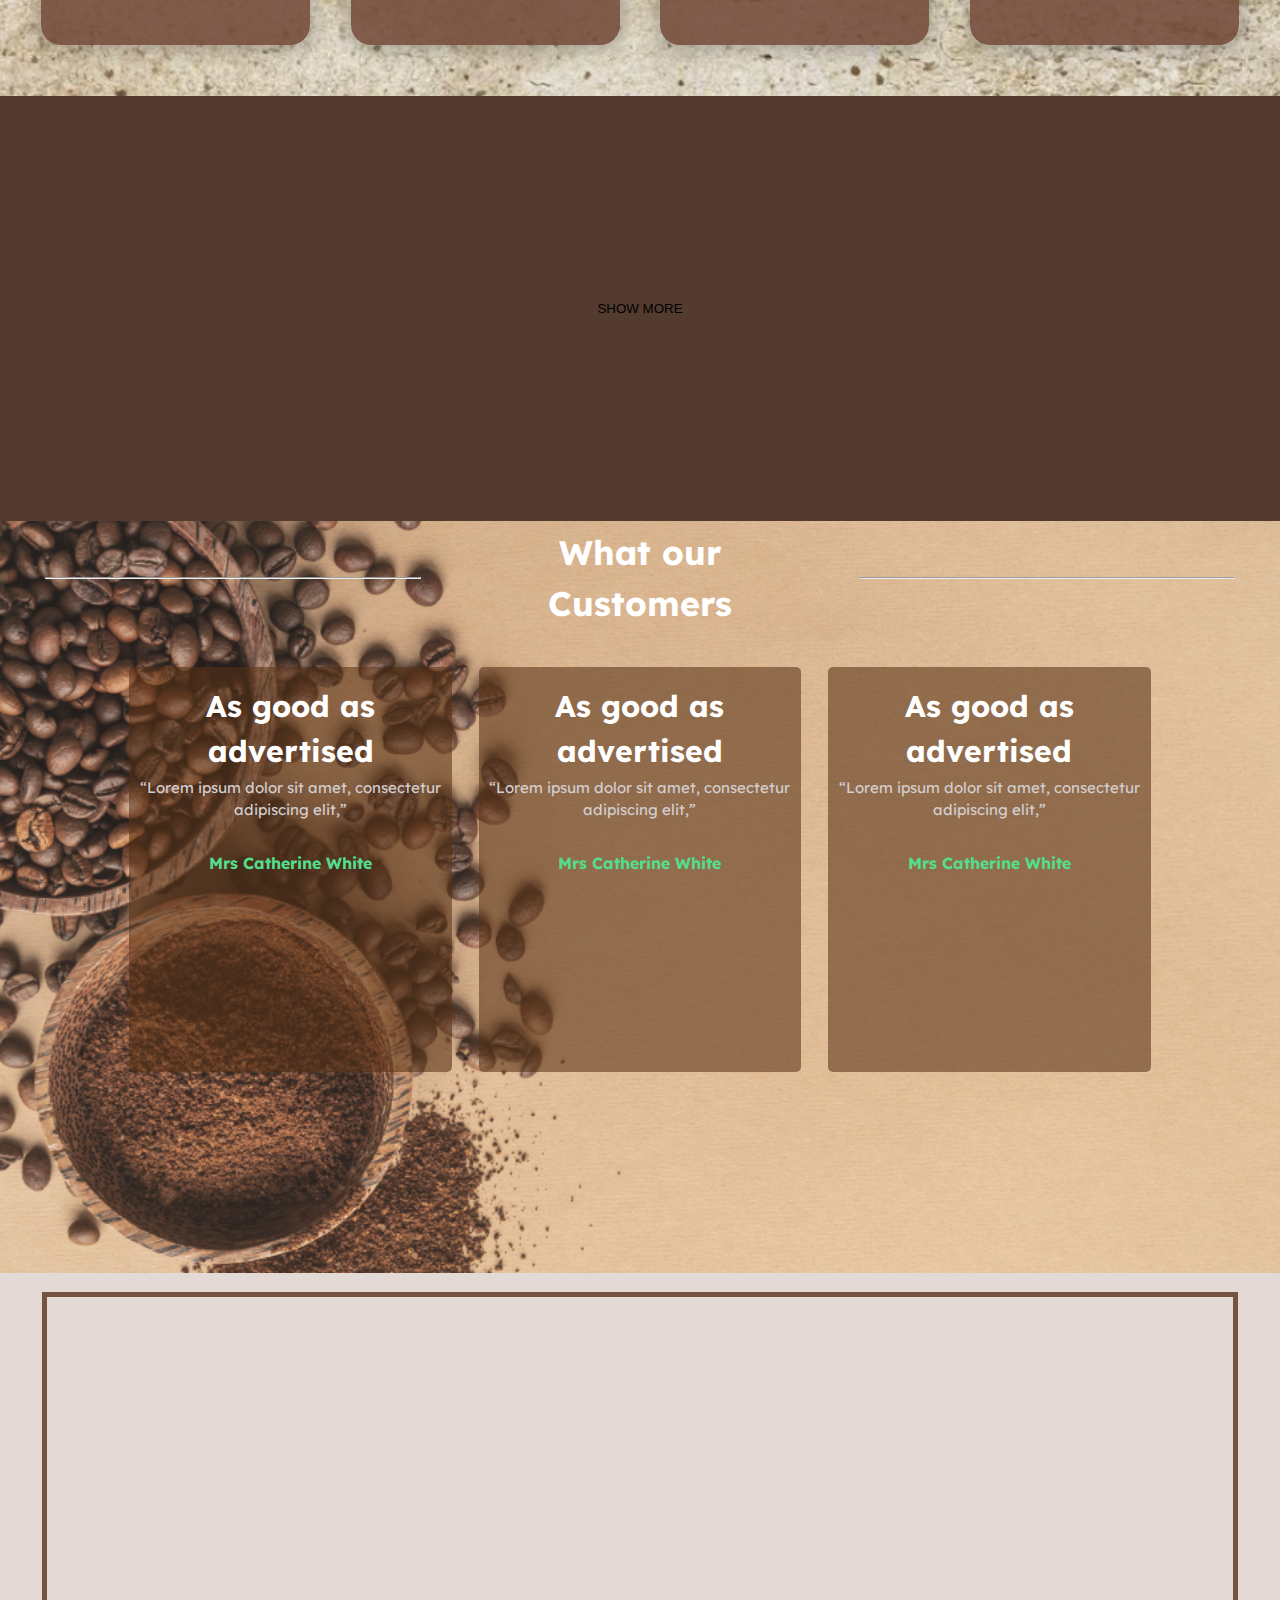
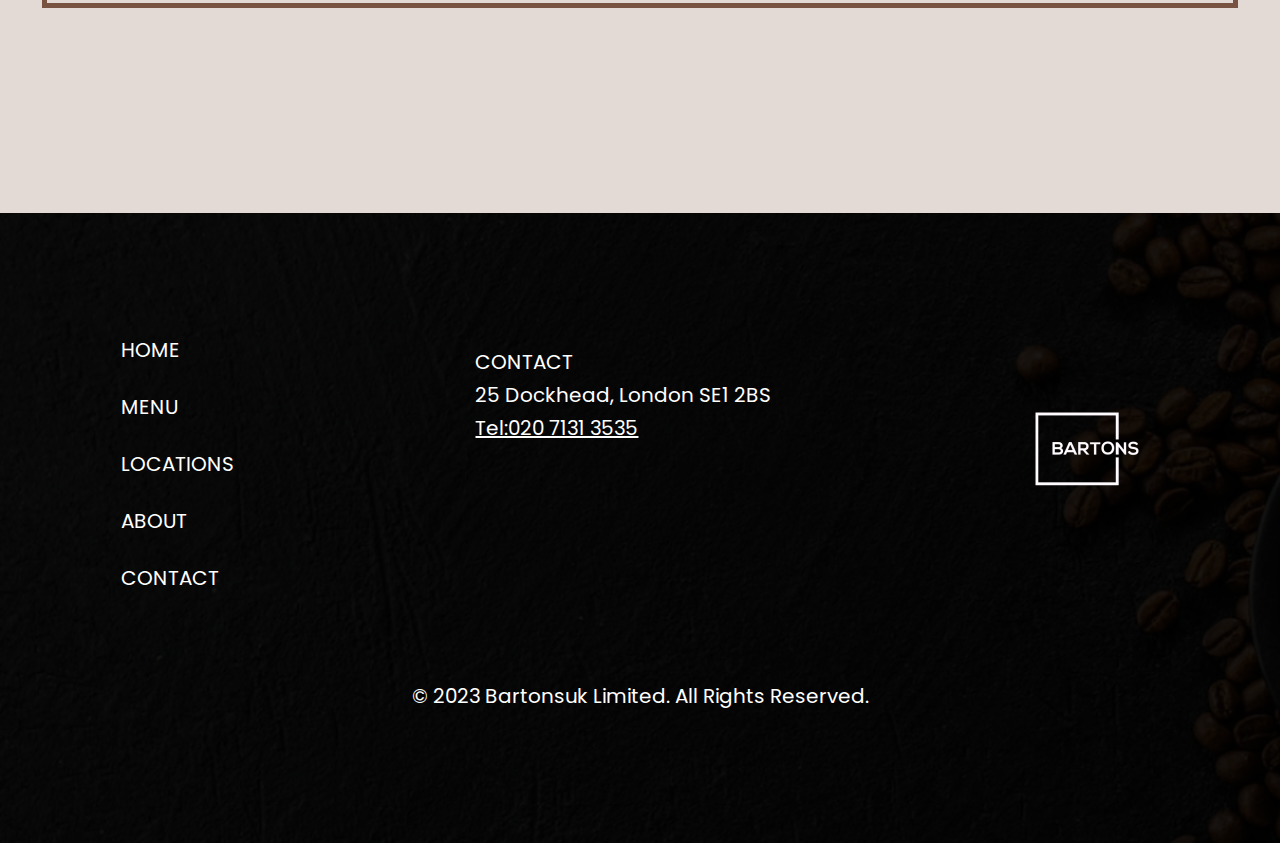
<file: Home.html>
<!DOCTYPE html>
<html lang="en">

<head>
    <meta charset="UTF-8">
    <meta name="viewport" content="width=device-width, initial-scale=1.0">
    <link rel="stylesheet" href="style.css">
    <title>Document</title>
</head>

<body class="homebg">
    <section class="landing-bg">
        <header class="header-section">
            <div class="logo">
                <a href="Home.html"><img src="images/logo.png" alt="">
            </div>
            <div class="header-items">
                <ul>
                    <li><a href="Home.html">HOME</a></li>
                    <li><a href="Menu.html">MENU</a></li>
                    <li><a href="Locations.html">LOCATIONS</a></li>
                    <li><a href="About.html">ABOUT US</a></li>
                    <li><a href="Contact.html">CONTACT</a></li>
                </ul>
            </div>
        </header>
        <section class="landing-container">
            <div class="landing-content">
                <div class="slogan">
                    FRESH COFFEE IN <br> THE MORNING
                </div>
                <div class="landing-content">
                    <p>Lorem ipsum dolor sit amet, consectetur adipiscing elit, sed do eiusmod tempor incididunt ut
                        labore et dolore magna aliqua. </p>
                </div>
                <button class="order-now">
                    <a href="Locations.html">ORDER NOW</a>
                </button>
            </div>
        </section>
    </section>
    <section class="about-bg">
        <div class="about-container">
            <div class="about-content">
                <div class="about-title">Welcome to Bartons incredibly</div>
                <div class="about-p">Your best local coffee. In addition to delicious sandwiches and cakes and hot dish
                    of the day, </div>
                <button class="about-button">
                    <a href="About.html">VIEW MORE</a>
                </button>
            </div>
        </div>
    </section>
    <section class="ourhours-bg">
        <div class="hours-container">
            <div class="hours-content">
                <div class="opening-hours">
                    <h2>Opening Hours </h2>
                </div>
                <div class="mon-fri">
                    <div class="mon-thu">
                        <p>Mon-Thu <br>
                            08:00-18:00</p>
                    </div>
                    <div class="fri">
                        <p>Fri <br>
                            08:00-19:00</p>
                    </div>
                </div>
                <div class="sat-sun">
                    <p>
                        Sat - Sun <br>
                        9:00-18:00
                    </p>
                </div>
            </div>
        </div>
    </section>
    <section class="menu-bg">
        <div class="menu-container">
            <div class="our-menu">
                <h2>Our Menu</h2>
            </div>
            <div class="menu-content">
                <div class="card">
                    <div class="card-content">
                        <div class="thumbnail">
                            <img src="images/espresso4.png" alt="">
                        </div>
                        <div class="description">
                            <h4>Espresso</h4>
                            <p>Lorem ipsum dolor sit amet, consectetur adipiscing elit. Massa, fermentum id id vitae,
                                integer fermentum tellus. In vitae id nisl quis ornare diam commodo in vel dolor.</p>
                        </div>
                        <div class="price">
                            $8.60
                        </div>
                    </div>
                </div>
                <div class="card">
                    <div class="card-content">
                        <div class="thumbnail">
                            <img src="images/espresso2.png" alt="">
                        </div>
                        <div class="description">
                            <h4>Mocha</h4>
                            <p>Lorem ipsum dolor sit amet, consectetur adipiscing elit. Massa, fermentum id id vitae, integer fermentum tellus. In vitae id nisl quis ornare diam commodo in vel dolor.</p>
                        </div>
                        <div class="price">
                            $8.90
                        </div>
                    </div>
                </div>
                <div class="card">
                    <div class="card-content">
                        <div class="thumbnail">
                            <img src="images/espresso3.png" alt="">
                        </div>
                        <div class="description">
                            <h4>Latte</h4>
                            <p>Lorem ipsum dolor sit amet, consectetur adipiscing elit. Massa, fermentum id id vitae, integer fermentum tellus. In vitae id nisl quis ornare diam commodo in vel dolor.</p>
                        </div>
                        <div class="price">
                            $12.60
                        </div>
                    </div>
                </div>
                <div class="card">
                    <div class="card-content">
                        <div class="thumbnail">
                            <img src="images/specialty3.png" alt="">
                        </div>
                        <div class="description">
                            <h4>Cold Java</h4>
                            <p>Lorem ipsum dolor sit amet, consectetur adipiscing elit. Massa, fermentum id id vitae, integer fermentum tellus. In vitae id nisl quis ornare diam commodo in vel dolor.</p>
                        </div>
                        <div class="price">
                            $6.40
                        </div>
                    </div>
                </div>
            </div>
            <button class="menu-button">
                <a href="Menu.html">SHOW MORE</a>
            </button>
        </div>
    </section>
    <section class="customers-bg">
        <div class="customer-container">
            <div class="customer-content">
                <hr class="line">
                <h2>What our Customers</h2>
                <hr class="line">
            </div>
            <div class="boxes">
                <div class="box">
                    <div class="box-content">
                        <h4>As good as advertised</h4>
                        <p>“Lorem ipsum dolor sit amet, consectetur adipiscing elit,”</p>
                        <p class="cst">Mrs Catherine White</p>
                    </div>
                </div>
                <div class="box">
                    <div class="box-content">
                        <h4>As good as advertised</h4>
                        <p>“Lorem ipsum dolor sit amet, consectetur adipiscing elit,”</p>
                        <p class="cst">Mrs Catherine White</p>
                    </div>
                </div>
                <div class="box">
                    <div class="box-content">
                        <h4>As good as advertised</h4>
                        <p>“Lorem ipsum dolor sit amet, consectetur adipiscing elit,”</p>
                        <p class="cst">Mrs Catherine White</p>
                    </div>
                </div>
            </div>
        </div>
    </section>
    <section class="map-bg">
        <div class="map-container">
            <div class="map">
                <iframe src="https://www.google.com/maps/embed?pb=!1m18!1m12!1m3!1d3372.6998911524447!2d-9.237666690233995!3d32.29304570845538!2m3!1f0!2f0!3f0!3m2!1i1024!2i768!4f13.1!3m3!1m2!1s0xdac211719897669%3A0x6f59fa5bb517f58a!2sYoucode%20Safi!5e0!3m2!1sen!2sma!4v1697122568831!5m2!1sen!2sma" width="1186" height="302" style="border:0;" allowfullscreen="" loading="lazy" referrerpolicy="no-referrer-when-downgrade"></iframe>
            </div>
        </div>
    </section>
    <footer>
        <section class="footer-bg">
            <div class="footer-container">
                <div class="footer-content">
                    <ul>
                        <li><a href="Home.html">HOME</a></li>
                        <li><a href="Menu.html"></a>MENU</li>
                        <li><a href="Locations.html"></a>LOCATIONS</li>
                        <li><a href="About.html"></a>ABOUT</li>
                        <li><a href="Contact.html">CONTACT</a></li>
                    </ul>
                </div>
                <div class="contact-content">
                    <div class="footer-content">
                        <p>CONTACT</p>
                        <p>25 Dockhead, London SE1 2BS</p>
                        <p style="text-decoration: underline;">Tel:020 7131 3535</p>
                    </div>
                </div>
                <div class="logo">
                    <a href="Home.html"><img src="images/logo.png" alt=""></a>
                </div>
            </div>
            <div class="rights">
                &copy; 2023 Bartonsuk Limited. All Rights Reserved.
            </div>
        </section>
    </footer>
</body>

</html>
</file>
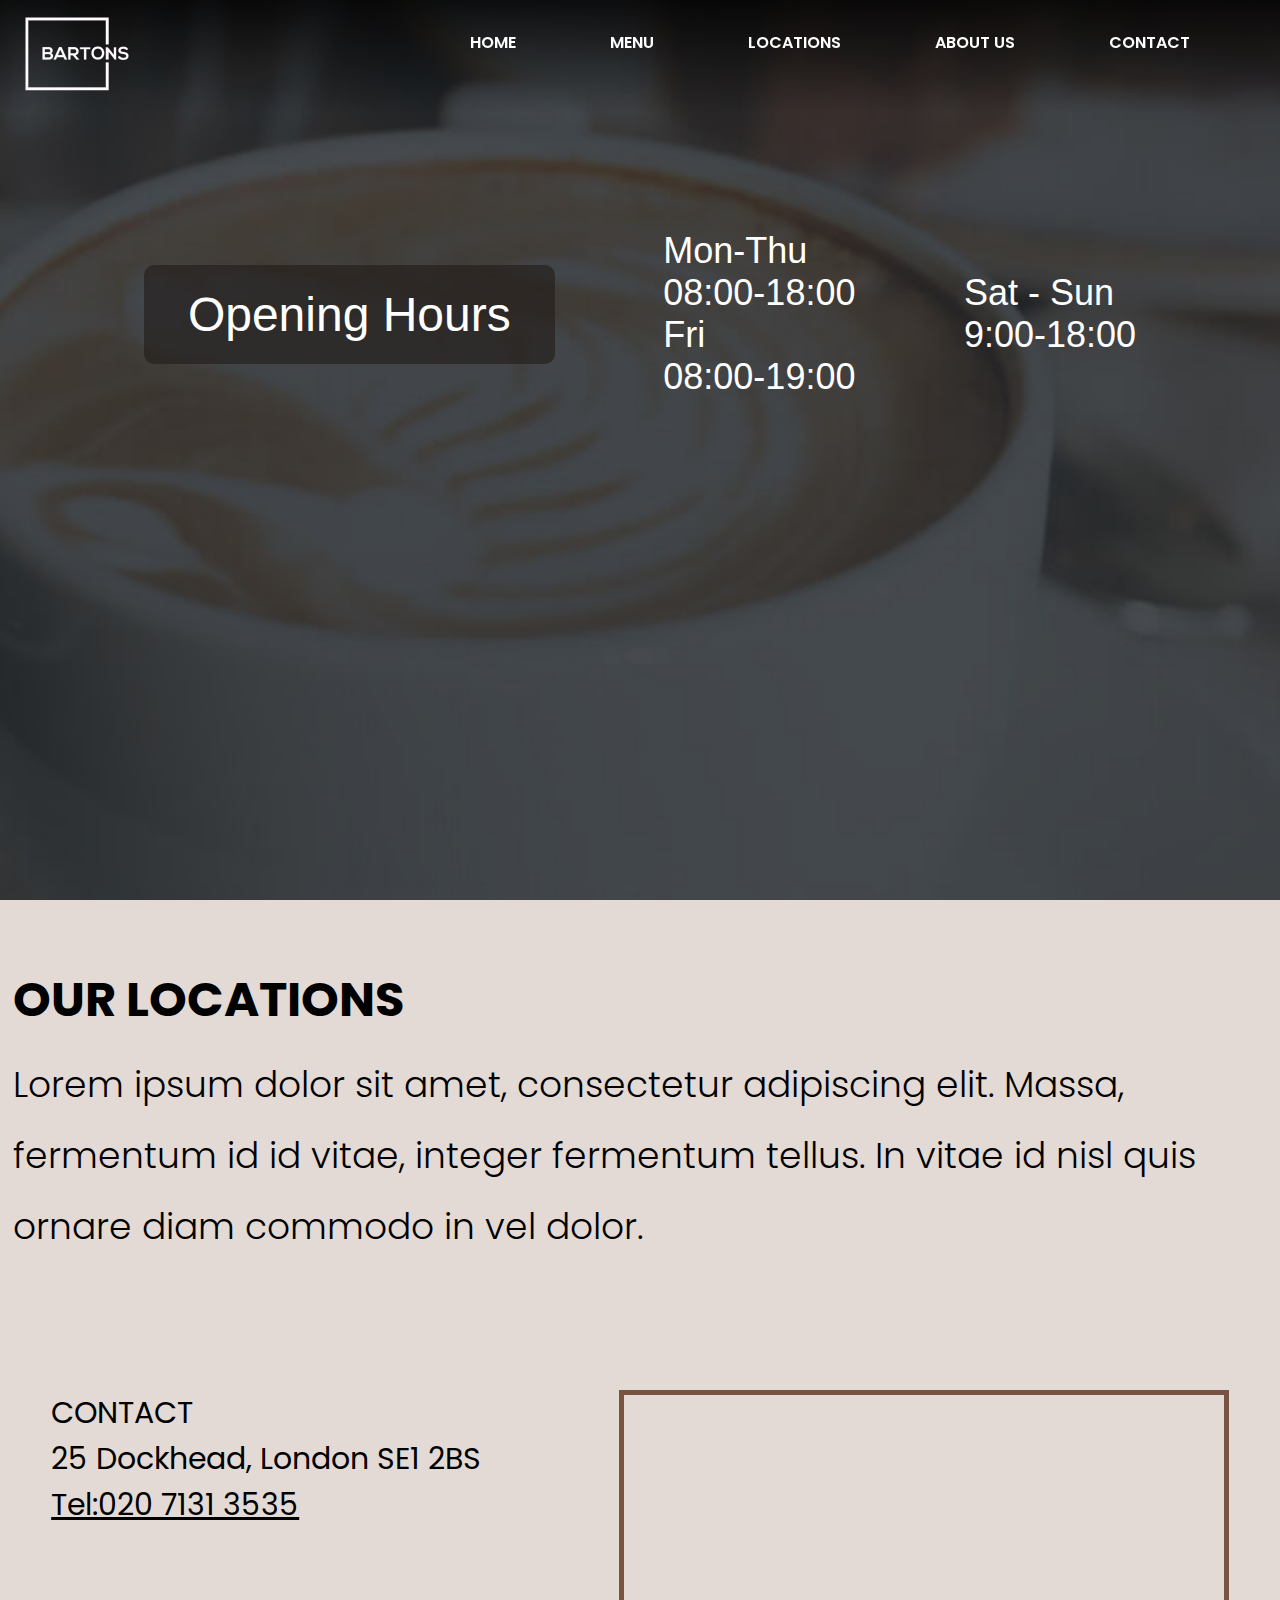
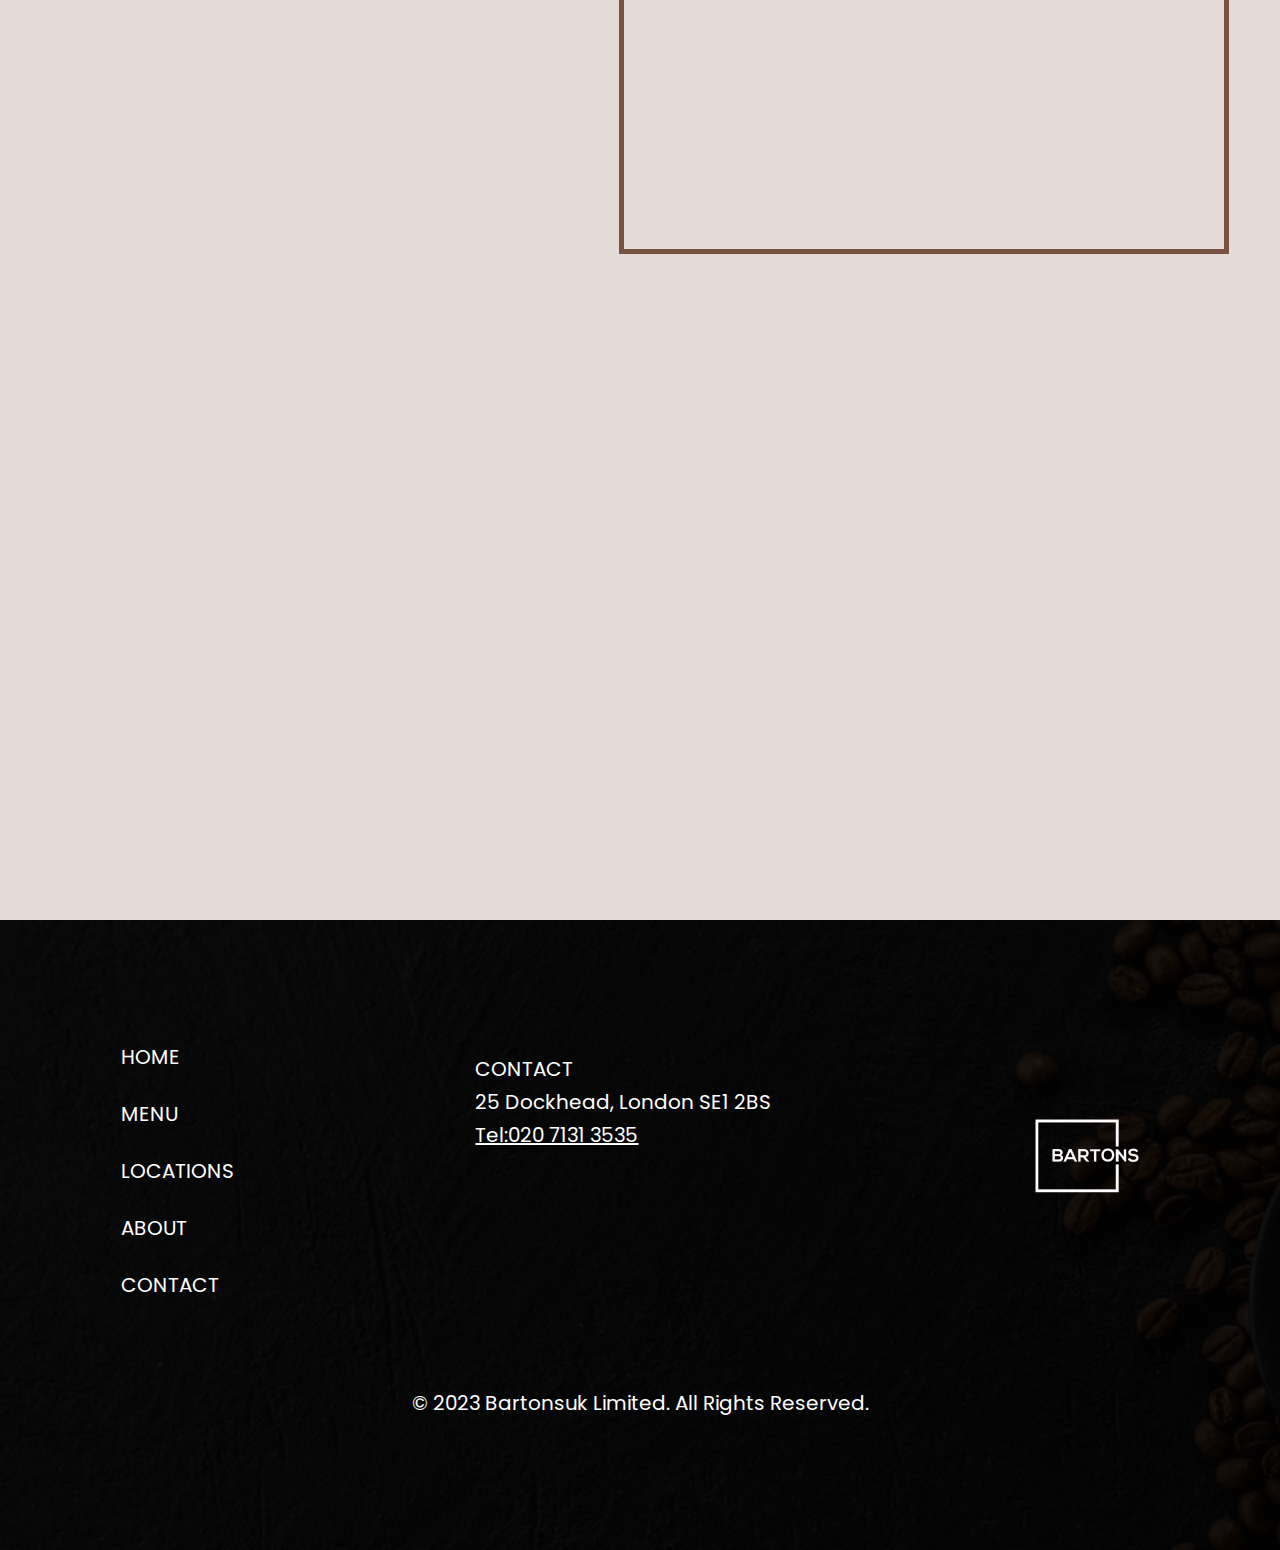
<file: Locations.html>
<!DOCTYPE html>
<html lang="en">

<head>
    <meta charset="UTF-8">
    <meta name="viewport" content="width=device-width, initial-scale=1.0">
    <link rel="icon" type="image/x-icon" href="images/favicon.ico">
    <link rel="stylesheet" href="style.css">
    <title>Document</title>
</head>

<body>
    <section class="ourhours-bg2">
        <header class="header-section">
            <a href="index.html"><img src="images/logo.png" alt=""></a>
            <div class="header-items">
                <ul>
                    <li><a href="index.html">HOME</a></li>
                    <li><a href="Menu.html">MENU</a></li>
                    <li><a href="Locations.html">LOCATIONS</a></li>
                    <li><a href="About.html">ABOUT US</a></li>
                    <li><a href="Contact.html">CONTACT</a></li>
                </ul>
            </div>
        </header>
        <div class="hours-container">
            <div class="hours-content2">
                <div class="opening-hours">
                    <h2>Opening Hours </h2>
                </div>
                <div class="mon-fri">
                    <div class="mon-thu">
                        <p>Mon-Thu <br>
                            08:00-18:00</p>
                    </div>
                    <div class="fri">
                        <p>Fri <br>
                            08:00-19:00</p>
                    </div>
                </div>
                <div class="sat-sun">
                    <p>
                        Sat - Sun <br>
                        9:00-18:00
                    </p>
                </div>
            </div>
        </div>
    </section>
    <section class="our-locationsbg">
        <div class="locations-container">
            <div class="locations-content">
                <h1>OUR LOCATIONS</h1>
                <p>Lorem ipsum dolor sit amet, consectetur adipiscing elit. Massa, fermentum id id vitae, integer
                    fermentum tellus. In vitae id nisl quis ornare diam commodo in vel dolor.</p>
            </div>
            <div class="map-location">
                <div class="footer-content2" style="color:black;">
                    <p>CONTACT</p>
                    <p>25 Dockhead, London SE1 2BS</p>
                    <p style="text-decoration: underline;">Tel:020 7131 3535</p>
                </div>
                <div class="map2">
                    <iframe
                        src="https://www.google.com/maps/embed?pb=!1m18!1m12!1m3!1d3372.6998911524447!2d-9.23766669023402!3d32.29304570845538!2m3!1f0!2f0!3f0!3m2!1i1024!2i768!4f13.1!3m3!1m2!1s0xdac211719897669%3A0x6f59fa5bb517f58a!2sYoucode%20Safi!5e0!3m2!1sen!2sma!4v1697126068605!5m2!1sen!2sma"
                        width="600" height="450" style="border:0;" allowfullscreen="" loading="lazy"
                        referrerpolicy="no-referrer-when-downgrade"></iframe>
                </div>
            </div>
        </div>
    </section>
    <footer>
        <section class="footer-bg">
            <div class="footer-container">
                <div class="footer-content">
                    <ul>
                        <li><a href="index.html">HOME</a></li>
                        <li><a href="Menu.html">MENU</a></li>
                        <li><a href="Locations.html">LOCATIONS</a></li>
                        <li><a href="About.html">ABOUT</a></li>
                        <li><a href="Contact.html">CONTACT</a></li>
                    </ul>
                </div>
                <div class="contact-content">
                    <div class="footer-content">
                        <p>CONTACT</p>
                        <p>25 Dockhead, London SE1 2BS</p>
                        <p style="text-decoration: underline;">Tel:020 7131 3535</p>
                    </div>
                </div>
                <div class="logo">
                    <a href="index.html"><img src="images/logo.png" alt=""></a>
                </div>
            </div>
            <div class="rights">
                &copy; 2023 Bartonsuk Limited. All Rights Reserved.
            </div>
        </section>
    </footer>
</body>

</html>
</file>
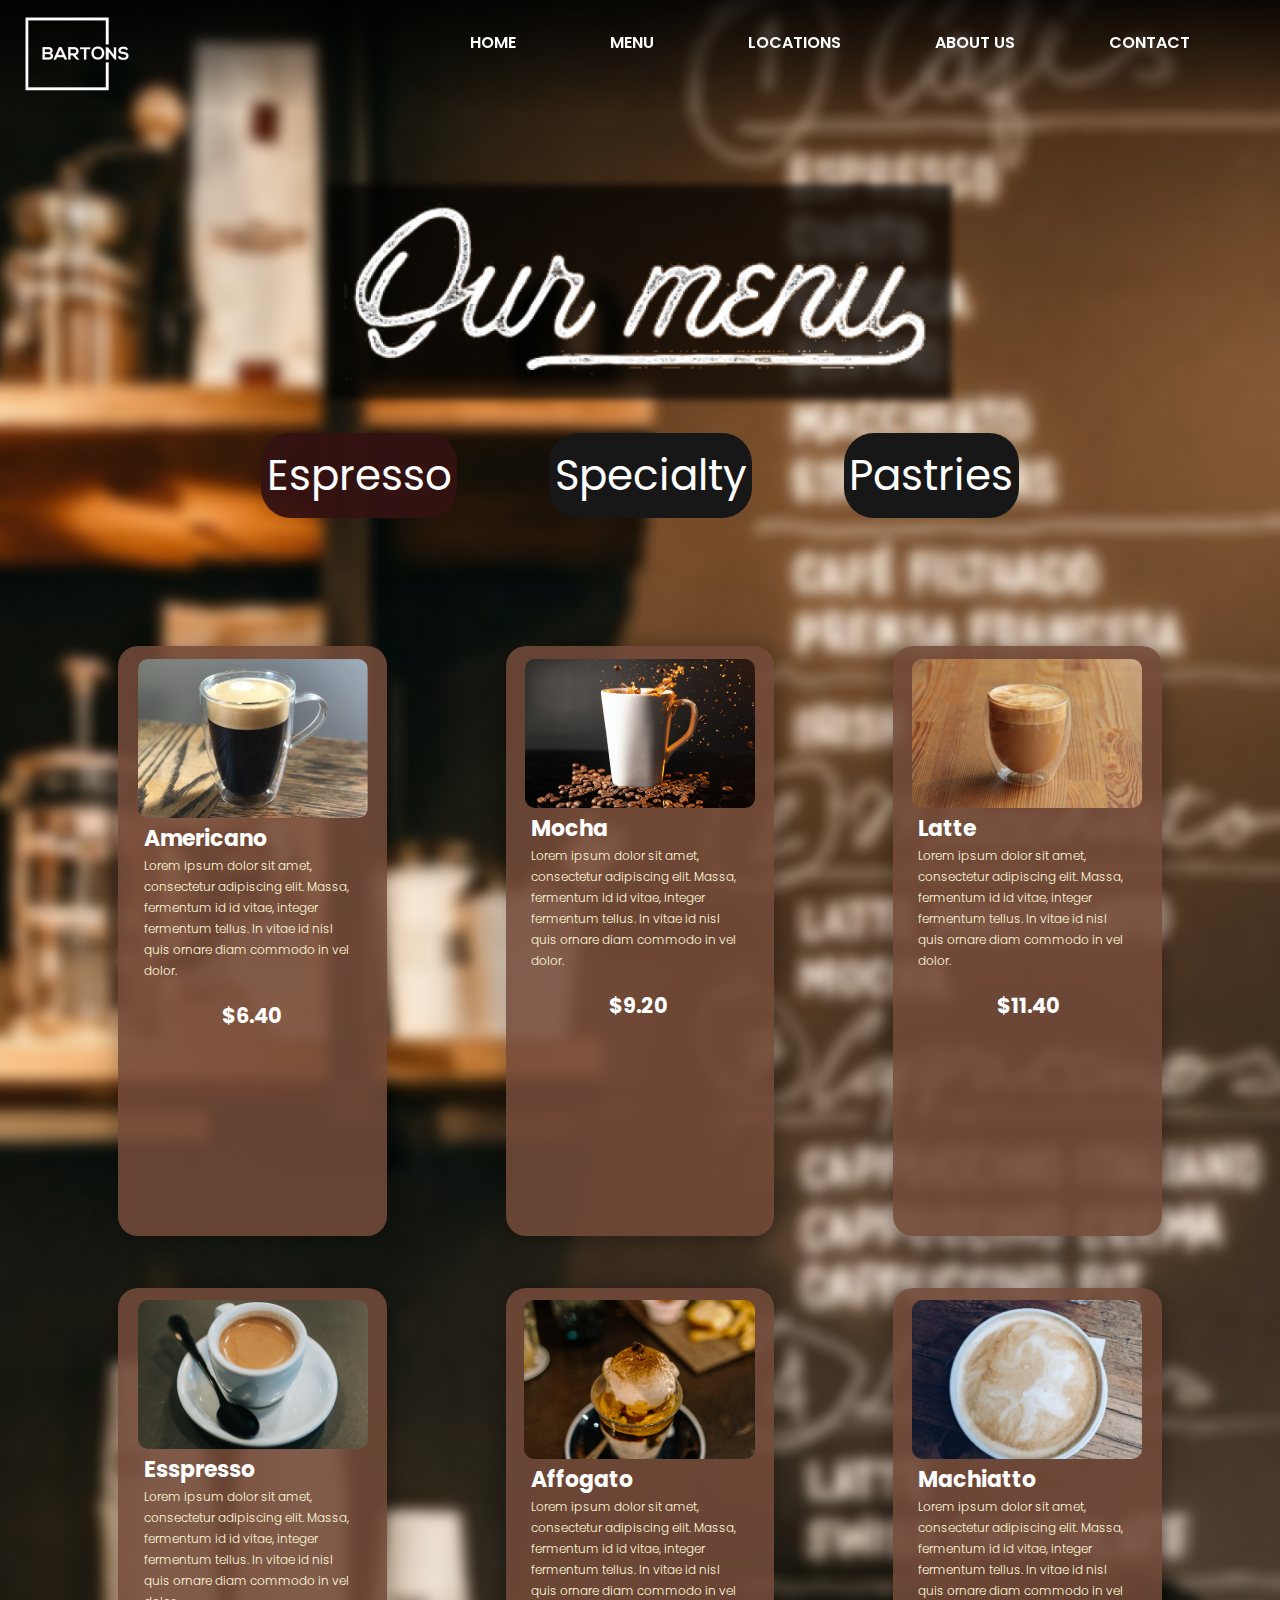
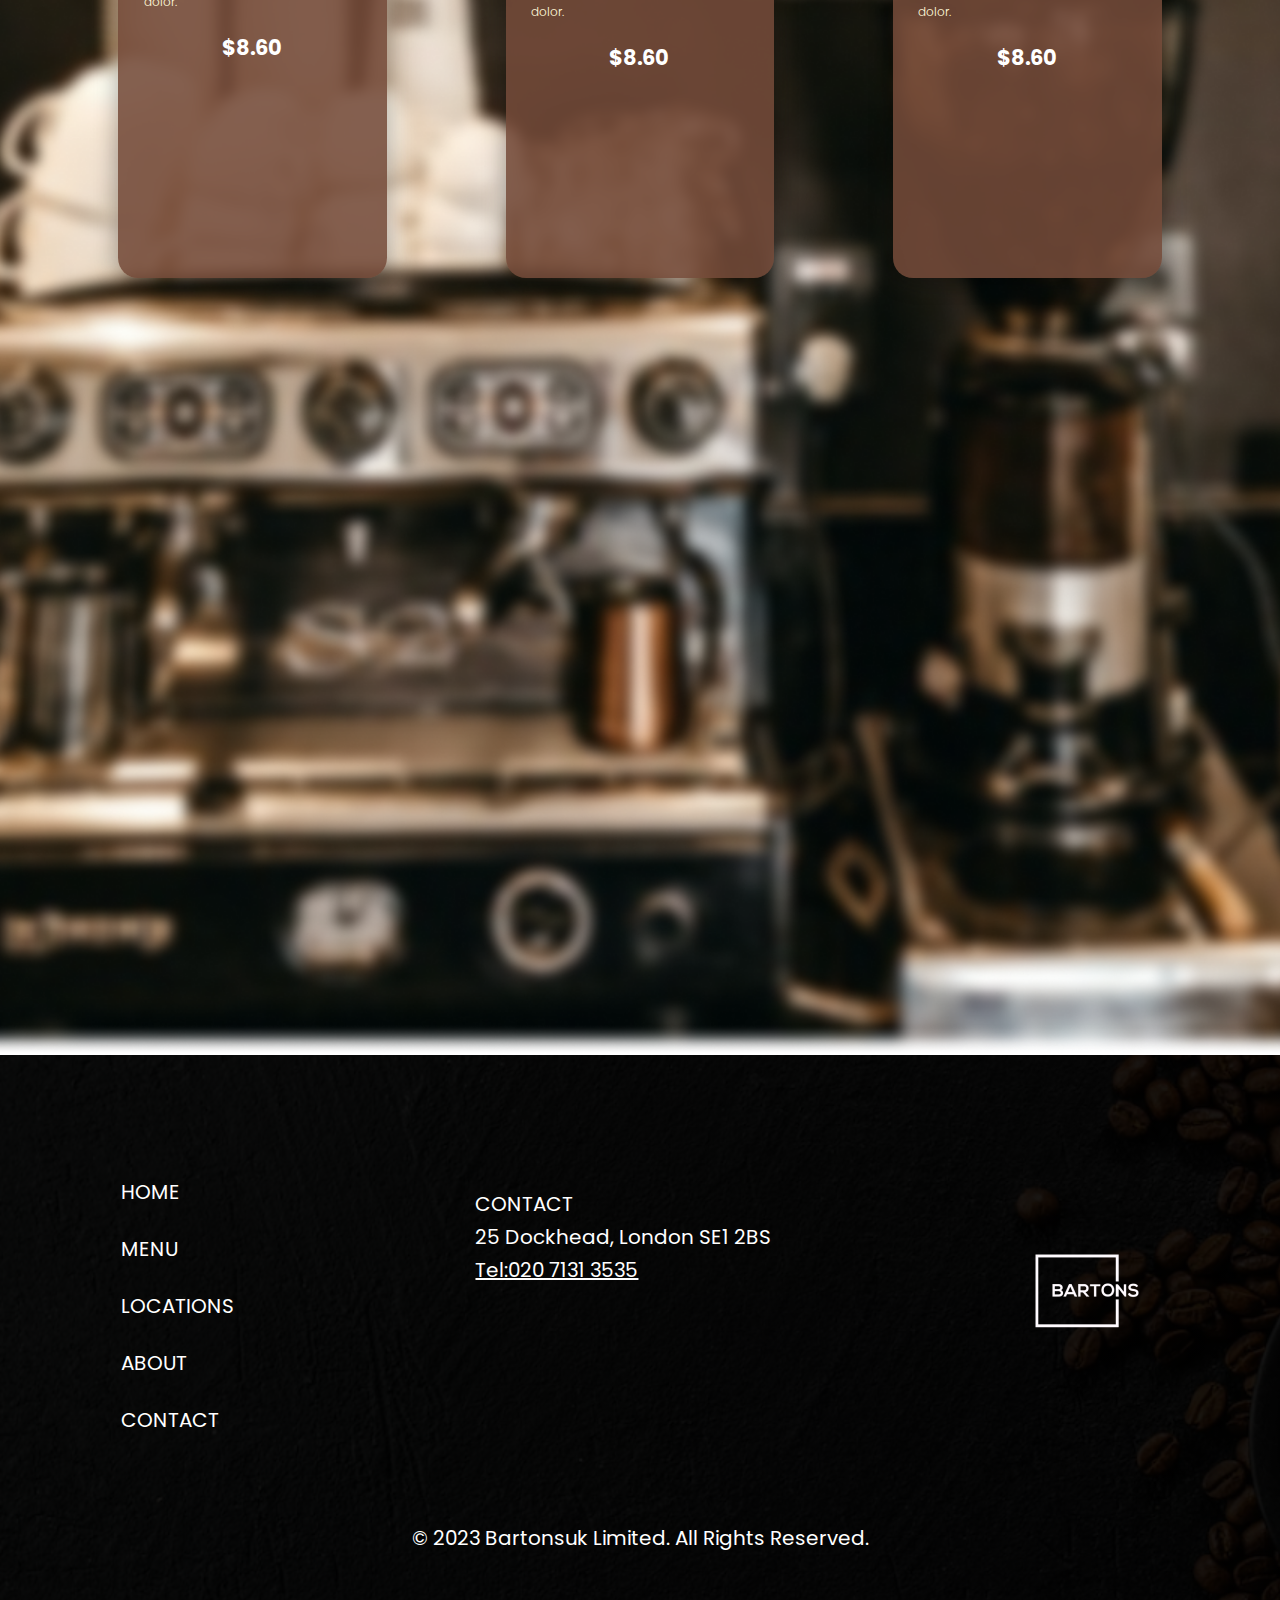
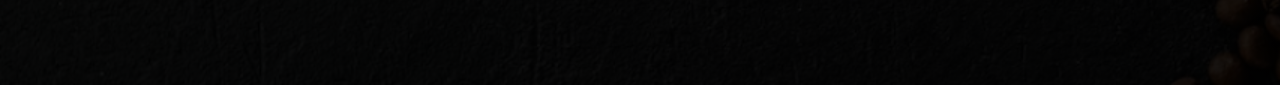
<file: Menu.html>
<!DOCTYPE html>
<html lang="en">

<head>
    <meta charset="UTF-8">
    <meta name="viewport" content="width=device-width, initial-scale=1.0">
    <link rel="icon" type="image/x-icon" href="images/favicon.ico">
    <link rel="stylesheet" href="style.css">
    <title>Document</title>
</head>

<body>
    <section class="menu-bg2">
        <header class="header-section">
            <a href="index.html"><img src="images/logo.png" alt=""></a>
            <div class="header-items">
                <ul>
                    <li><a href="index.html">HOME</a></li>
                    <li><a href="Menu.html">MENU</a></li>
                    <li><a href="Locations.html">LOCATIONS</a></li>
                    <li><a href="About.html">ABOUT US</a></li>
                    <li><a href="Contact.html">CONTACT</a></li>
                </ul>
            </div>
        </header>
        <section class="our-menu">
            <div class="ourmenu-container">
                <img class="img-title" src="images/ourmenu.png" alt="">
                <div class="buttons" id="menu1">
                    <div id="active"><a href="#menu1">Espresso</a></div>
                    <div><a href="https://yorften.github.io/BARTONS/Menu2.html#menu2">Specialty</a></div>
                    <div><a href="https://yorften.github.io/BARTONS/Menu3.html#menu3">Pastries</a></div>
                </div>
                <div class="menu-section">
                    <div class="menu-content2">
                        <div class="card">
                            <div class="card-content">
                                <div class="thumbnail"><img src="images/espresso1.png" alt=""></div>
                                <div class="description">
                                    <h4>Americano</h4>
                                    <p>Lorem ipsum dolor sit amet, consectetur adipiscing elit. Massa, fermentum id id
                                        vitae, integer fermentum tellus. In vitae id nisl quis ornare diam commodo in
                                        vel dolor.</p>
                                </div>
                                <div class="price">$6.40</div>
                            </div>
                        </div>
                        <div class="card">
                            <div class="card-content">
                                <div class="thumbnail"><img src="images/espresso2.png" alt=""></div>
                                <div class="description">
                                    <h4>Mocha</h4>
                                    <p>Lorem ipsum dolor sit amet, consectetur adipiscing elit. Massa, fermentum id id
                                        vitae, integer fermentum tellus. In vitae id nisl quis ornare diam commodo in
                                        vel dolor.</p>
                                </div>
                                <div class="price">$9.20</div>
                            </div>
                        </div>
                        <div class="card">
                            <div class="card-content">
                                <div class="thumbnail"><img src="images/espresso3.png" alt=""></div>
                                <div class="description">
                                    <h4>Latte</h4>
                                    <p>Lorem ipsum dolor sit amet, consectetur adipiscing elit. Massa, fermentum id id
                                        vitae, integer fermentum tellus. In vitae id nisl quis ornare diam commodo in
                                        vel dolor.</p>
                                </div>
                                <div class="price">$11.40</div>
                            </div>
                        </div>
                    </div>
                    <div class="menu-content">
                        <div class="card">
                            <div class="card-content">
                                <div class="thumbnail"><img src="images/espresso4.png" alt=""></div>
                                <div class="description">
                                    <h4>Esspresso</h4>
                                    <p>Lorem ipsum dolor sit amet, consectetur adipiscing elit. Massa, fermentum id id
                                        vitae, integer fermentum tellus. In vitae id nisl quis ornare diam commodo in
                                        vel dolor.</p>
                                </div>
                                <div class="price">$8.60</div>
                            </div>
                        </div>
                        <div class="card">
                            <div class="card-content">
                                <div class="thumbnail"><img src="images/espresso5.png" alt=""></div>
                                <div class="description">
                                    <h4>Affogato</h4>
                                    <p>Lorem ipsum dolor sit amet, consectetur adipiscing elit. Massa, fermentum id id
                                        vitae, integer fermentum tellus. In vitae id nisl quis ornare diam commodo in
                                        vel dolor.</p>
                                </div>
                                <div class="price">$8.60</div>
                            </div>
                        </div>
                        <div class="card">
                            <div class="card-content">
                                <div class="thumbnail"><img src="images/espresso6.png" alt=""></div>
                                <div class="description">
                                    <h4>Machiatto</h4>
                                    <p>Lorem ipsum dolor sit amet, consectetur adipiscing elit. Massa, fermentum id id
                                        vitae, integer fermentum tellus. In vitae id nisl quis ornare diam commodo in
                                        vel dolor.</p>
                                </div>
                                <div class="price">$8.60</div>
                            </div>
                        </div>
                    </div>
                </div>
            </div>
        </section>
    </section>
    <footer>
        <section class="footer-bg">
            <div class="footer-container">
                <div class="footer-content">
                    <ul>
                        <li><a href="index.html">HOME</a></li>
                        <li><a href="Menu.html">MENU</a></li>
                        <li><a href="Locations.html">LOCATIONS</a></li>
                        <li><a href="About.html">ABOUT</a></li>
                        <li><a href="Contact.html">CONTACT</a></li>
                    </ul>
                </div>
                <div class="contact-content">
                    <div class="footer-content">
                        <p>CONTACT</p>
                        <p>25 Dockhead, London SE1 2BS</p>
                        <p style="text-decoration: underline;">Tel:020 7131 3535</p>
                    </div>
                </div>
                <div class="logo">
                    <a href="index.html"><img src="images/logo.png" alt=""></a>
                </div>
            </div>
            <div class="rights">
                &copy; 2023 Bartonsuk Limited. All Rights Reserved.
            </div>
        </section>
    </footer>
</body>

</html>
</file>
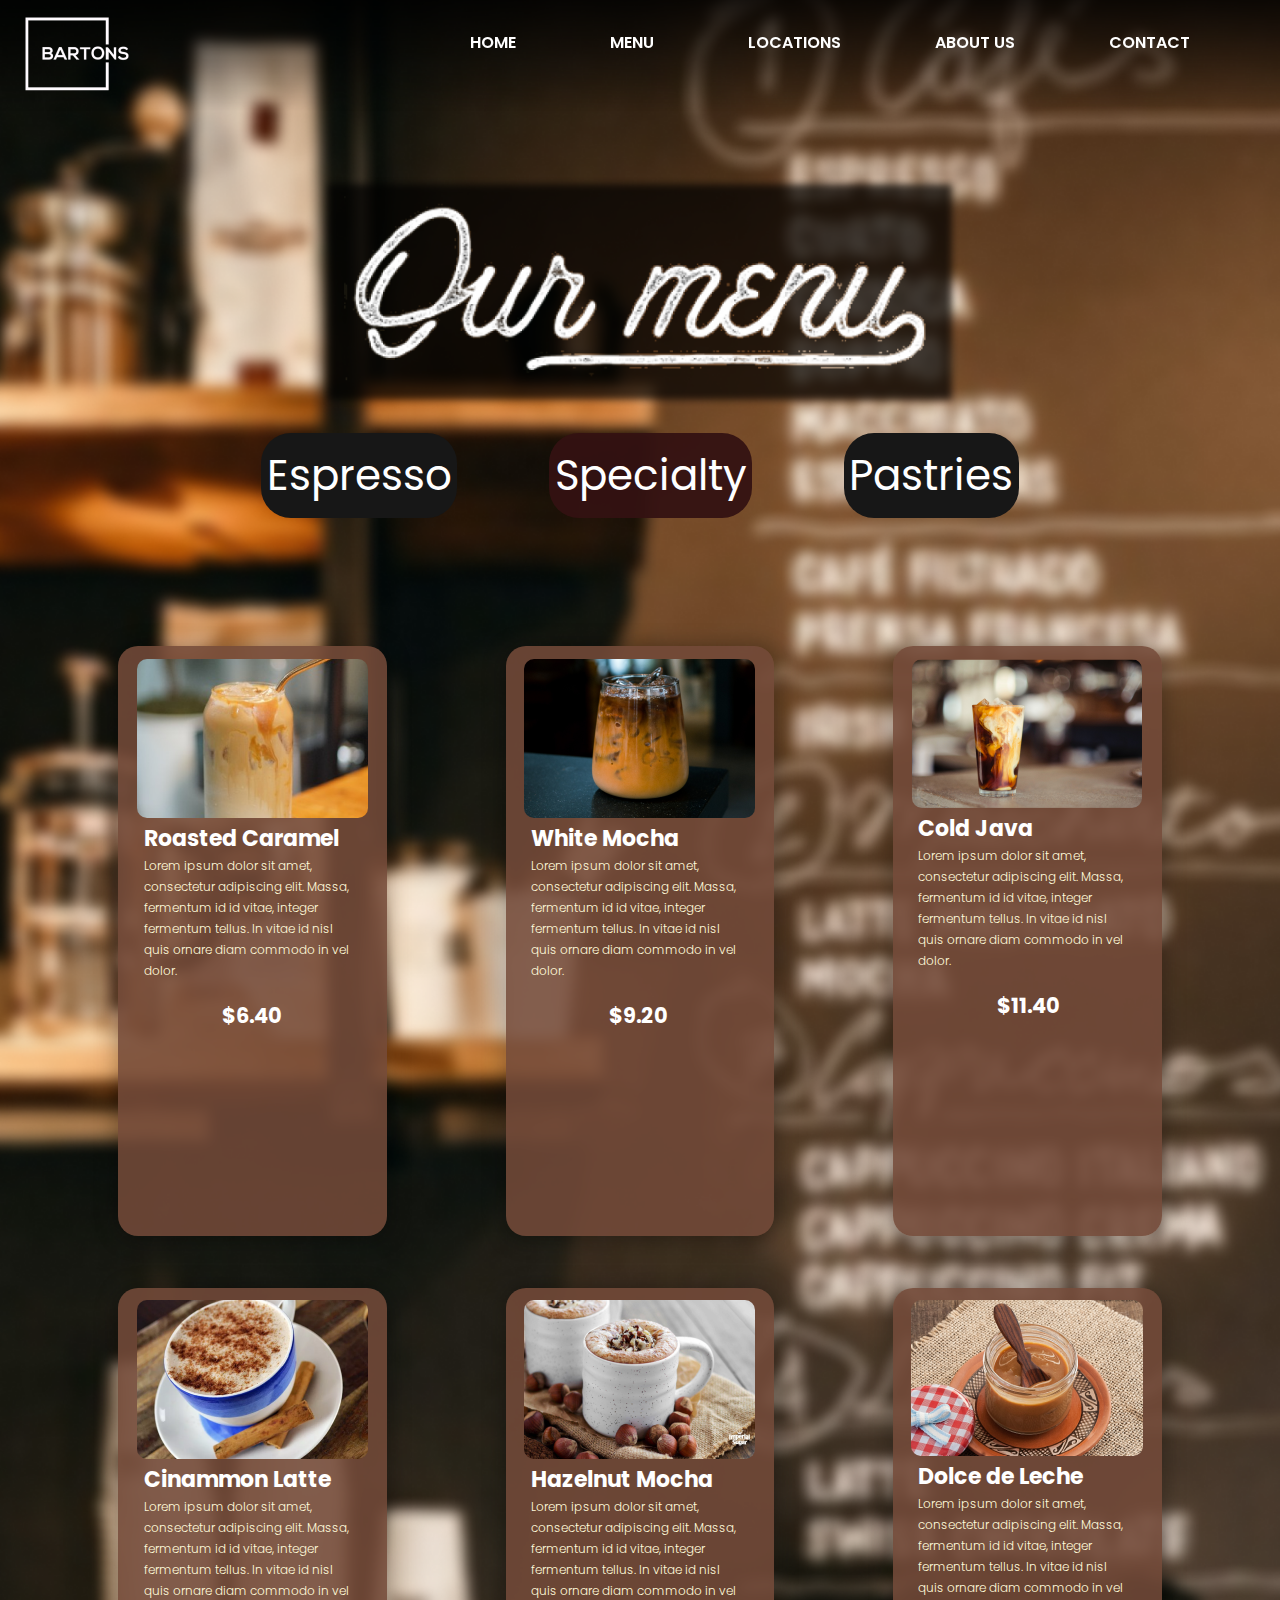
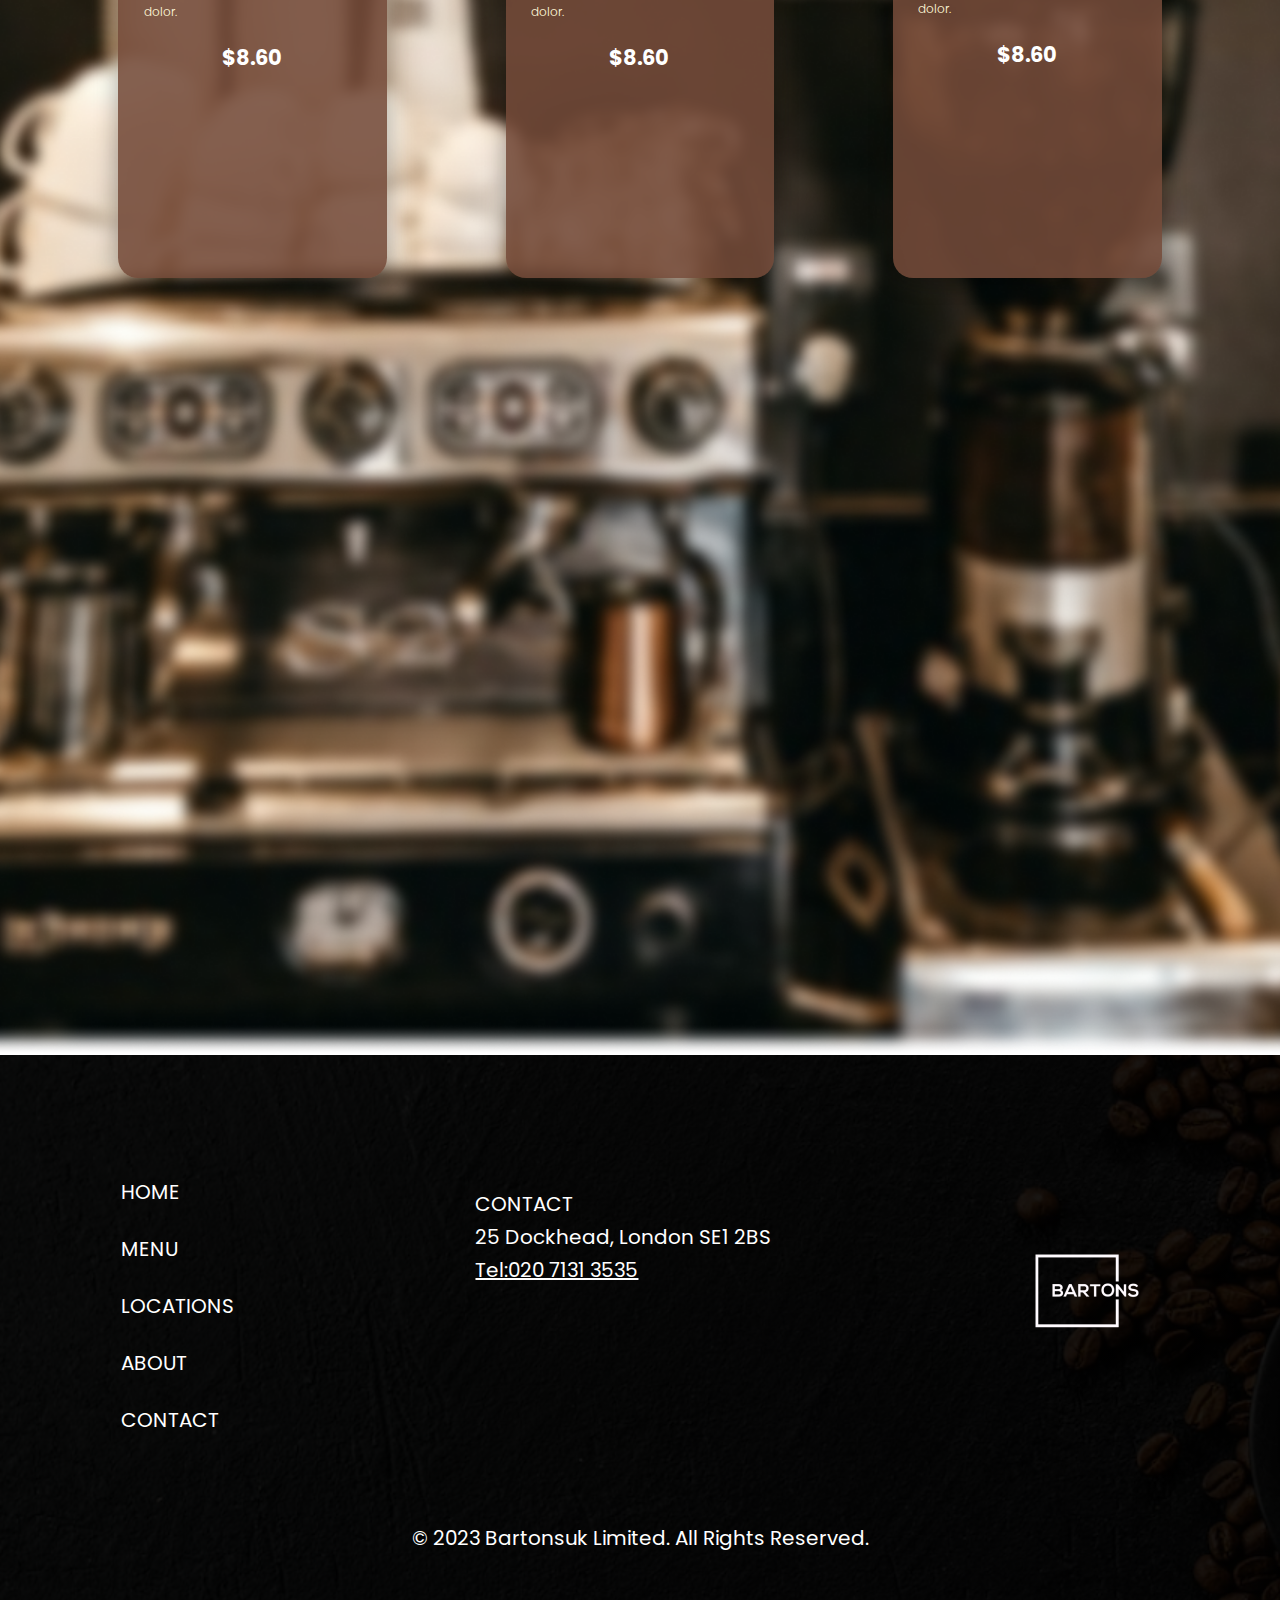
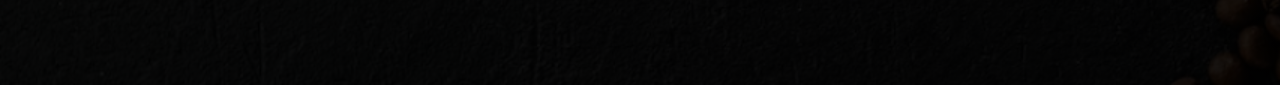
<file: Menu2.html>
<!DOCTYPE html>
<html lang="en">

<head>
    <meta charset="UTF-8">
    <meta name="viewport" content="width=device-width, initial-scale=1.0">
    <link rel="icon" type="image/x-icon" href="images/favicon.ico">
    <link rel="stylesheet" href="style.css">
    <title>Document</title>
</head>

<body>
    <section class="menu-bg2">
        <header class="header-section">
            <a href="index.html"><img src="images/logo.png" alt=""></a>
            <div class="header-items">
                <ul>
                    <li><a href="index.html">HOME</a></li>
                    <li><a href="Menu.html">MENU</a></li>
                    <li><a href="Locations.html">LOCATIONS</a></li>
                    <li><a href="About.html">ABOUT US</a></li>
                    <li><a href="Contact.html">CONTACT</a></li>
                </ul>
            </div>
        </header>
        <section class="our-menu">
            <div class="ourmenu-container">
                <img class="img-title" src="images/ourmenu.png" alt="">
                <div class="buttons" id="menu2">
                    <div><a href="https://yorften.github.io/BARTONS/Menu.html#menu1">Espresso</a></div>
                    <div id="active"><a href="#menu2">Specialty</a></div>
                    <div><a href="https://yorften.github.io/BARTONS/Menu3.html#menu3">Pastries</a></div>
                </div>
                <div class="menu-section">
                    <div class="menu-content2">
                        <div class="card">
                            <div class="card-content">
                                <div class="thumbnail"><img src="images/specialty1.png" alt=""></div>
                                <div class="description">
                                    <h4>Roasted Caramel</h4>
                                    <p>Lorem ipsum dolor sit amet, consectetur adipiscing elit. Massa, fermentum id id
                                        vitae, integer fermentum tellus. In vitae id nisl quis ornare diam commodo in
                                        vel dolor.</p>
                                </div>
                                <div class="price">$6.40</div>
                            </div>
                        </div>
                        <div class="card">
                            <div class="card-content">
                                <div class="thumbnail"><img src="images/specialty2.png" alt=""></div>
                                <div class="description">
                                    <h4>White Mocha</h4>
                                    <p>Lorem ipsum dolor sit amet, consectetur adipiscing elit. Massa, fermentum id id
                                        vitae, integer fermentum tellus. In vitae id nisl quis ornare diam commodo in
                                        vel dolor.</p>
                                </div>
                                <div class="price">$9.20</div>
                            </div>
                        </div>
                        <div class="card">
                            <div class="card-content">
                                <div class="thumbnail"><img src="images/specialty3.png" alt=""></div>
                                <div class="description">
                                    <h4>Cold Java</h4>
                                    <p>Lorem ipsum dolor sit amet, consectetur adipiscing elit. Massa, fermentum id id
                                        vitae, integer fermentum tellus. In vitae id nisl quis ornare diam commodo in
                                        vel dolor.</p>
                                </div>
                                <div class="price">$11.40</div>
                            </div>
                        </div>
                    </div>
                    <div class="menu-content">
                        <div class="card">
                            <div class="card-content">
                                <div class="thumbnail"><img src="images/specialty4.png" alt=""></div>
                                <div class="description">
                                    <h4>Cinammon Latte</h4>
                                    <p>Lorem ipsum dolor sit amet, consectetur adipiscing elit. Massa, fermentum id id
                                        vitae, integer fermentum tellus. In vitae id nisl quis ornare diam commodo in
                                        vel dolor.</p>
                                </div>
                                <div class="price">$8.60</div>
                            </div>
                        </div>
                        <div class="card">
                            <div class="card-content">
                                <div class="thumbnail"><img src="images/specialty5.png" alt=""></div>
                                <div class="description">
                                    <h4>Hazelnut Mocha</h4>
                                    <p>Lorem ipsum dolor sit amet, consectetur adipiscing elit. Massa, fermentum id id
                                        vitae, integer fermentum tellus. In vitae id nisl quis ornare diam commodo in
                                        vel dolor.</p>
                                </div>
                                <div class="price">$8.60</div>
                            </div>
                        </div>
                        <div class="card">
                            <div class="card-content">
                                <div class="thumbnail"><img src="images/specialty6.png" alt=""></div>
                                <div class="description">
                                    <h4>Dolce de Leche</h4>
                                    <p>Lorem ipsum dolor sit amet, consectetur adipiscing elit. Massa, fermentum id id
                                        vitae, integer fermentum tellus. In vitae id nisl quis ornare diam commodo in
                                        vel dolor.</p>
                                </div>
                                <div class="price">$8.60</div>
                            </div>
                        </div>
                    </div>
                </div>
            </div>
        </section>
    </section>
    <footer>
        <section class="footer-bg">
            <div class="footer-container">
                <div class="footer-content">
                    <ul>
                        <li><a href="index.html">HOME</a></li>
                        <li><a href="Menu.html">MENU</a></li>
                        <li><a href="Locations.html">LOCATIONS</a></li>
                        <li><a href="About.html">ABOUT</a></li>
                        <li><a href="Contact.html">CONTACT</a></li>
                    </ul>
                </div>
                <div class="contact-content">
                    <div class="footer-content">
                        <p>CONTACT</p>
                        <p>25 Dockhead, London SE1 2BS</p>
                        <p style="text-decoration: underline;">Tel:020 7131 3535</p>
                    </div>
                </div>
                <div class="logo">
                    <a href="index.html"><img src="images/logo.png" alt=""></a>
                </div>
            </div>
            <div class="rights">
                &copy; 2023 Bartonsuk Limited. All Rights Reserved.
            </div>
        </section>
    </footer>
</body>

</html>
</file>
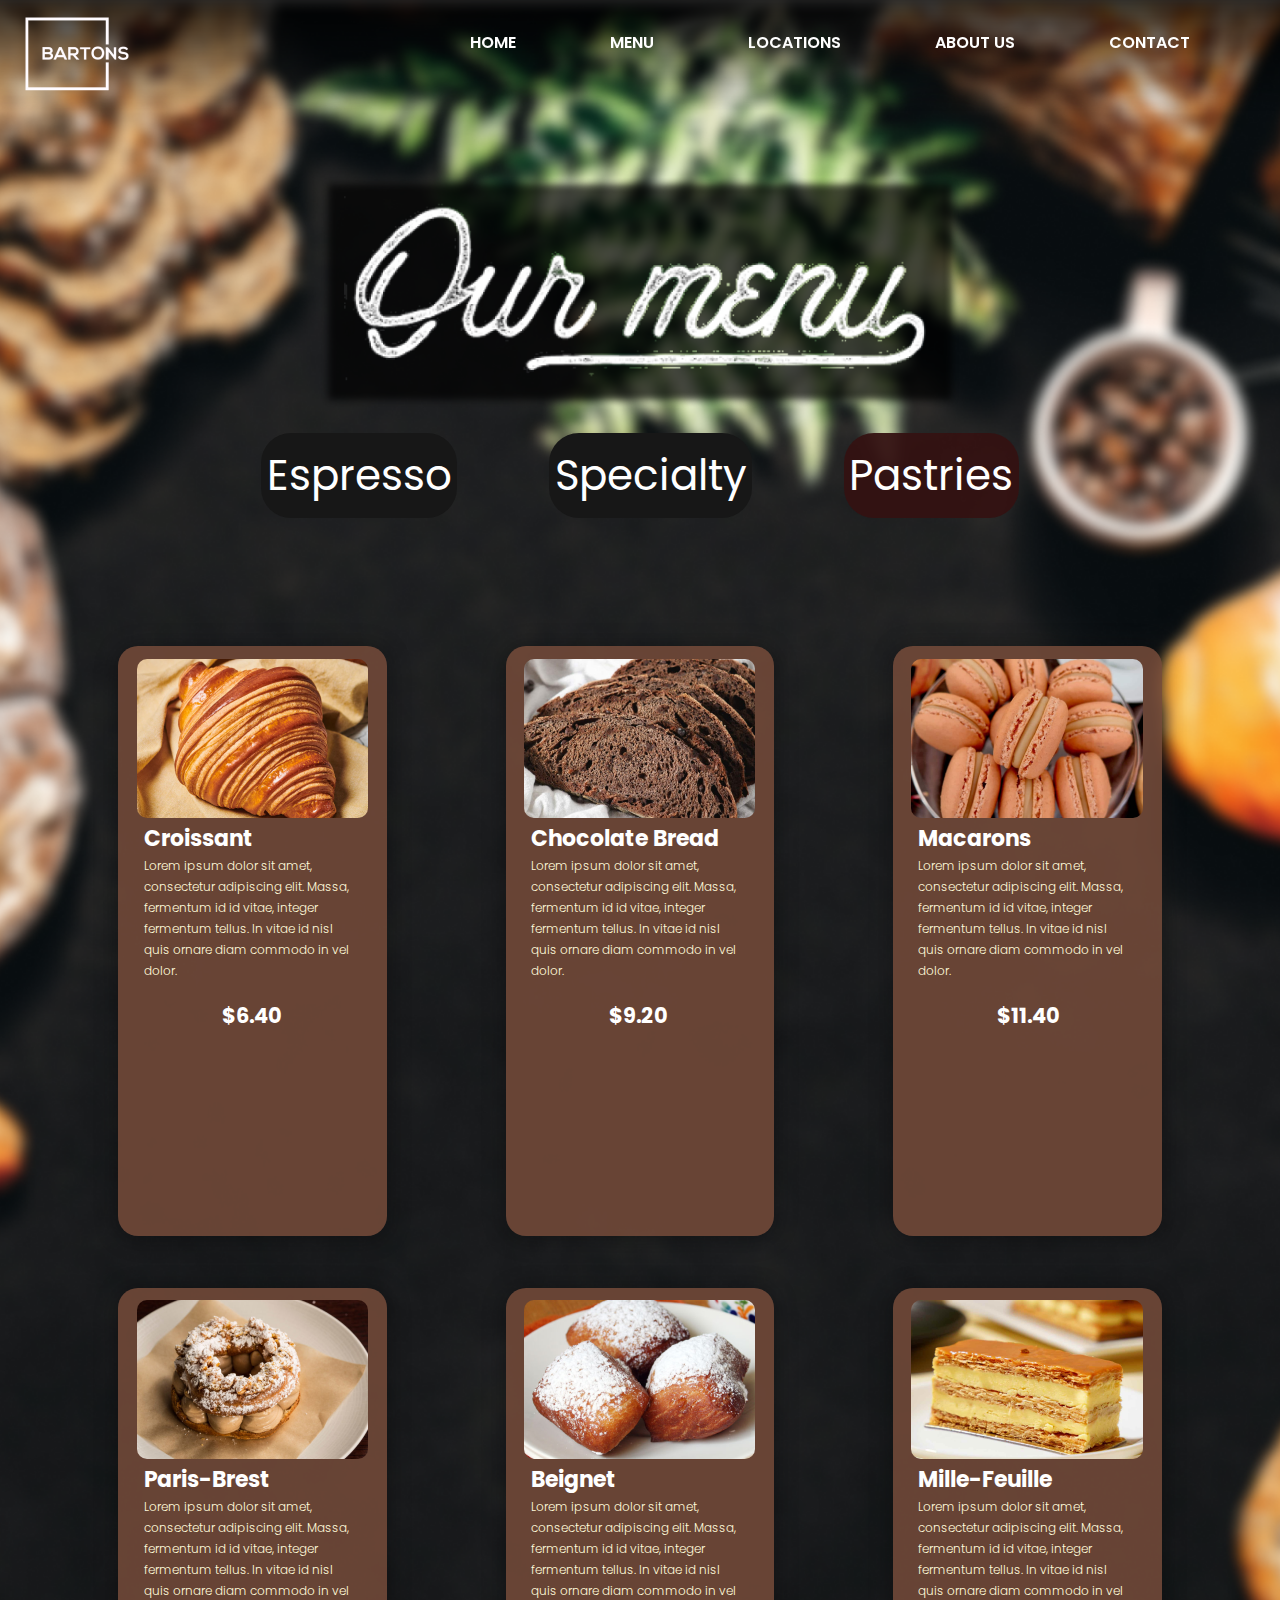
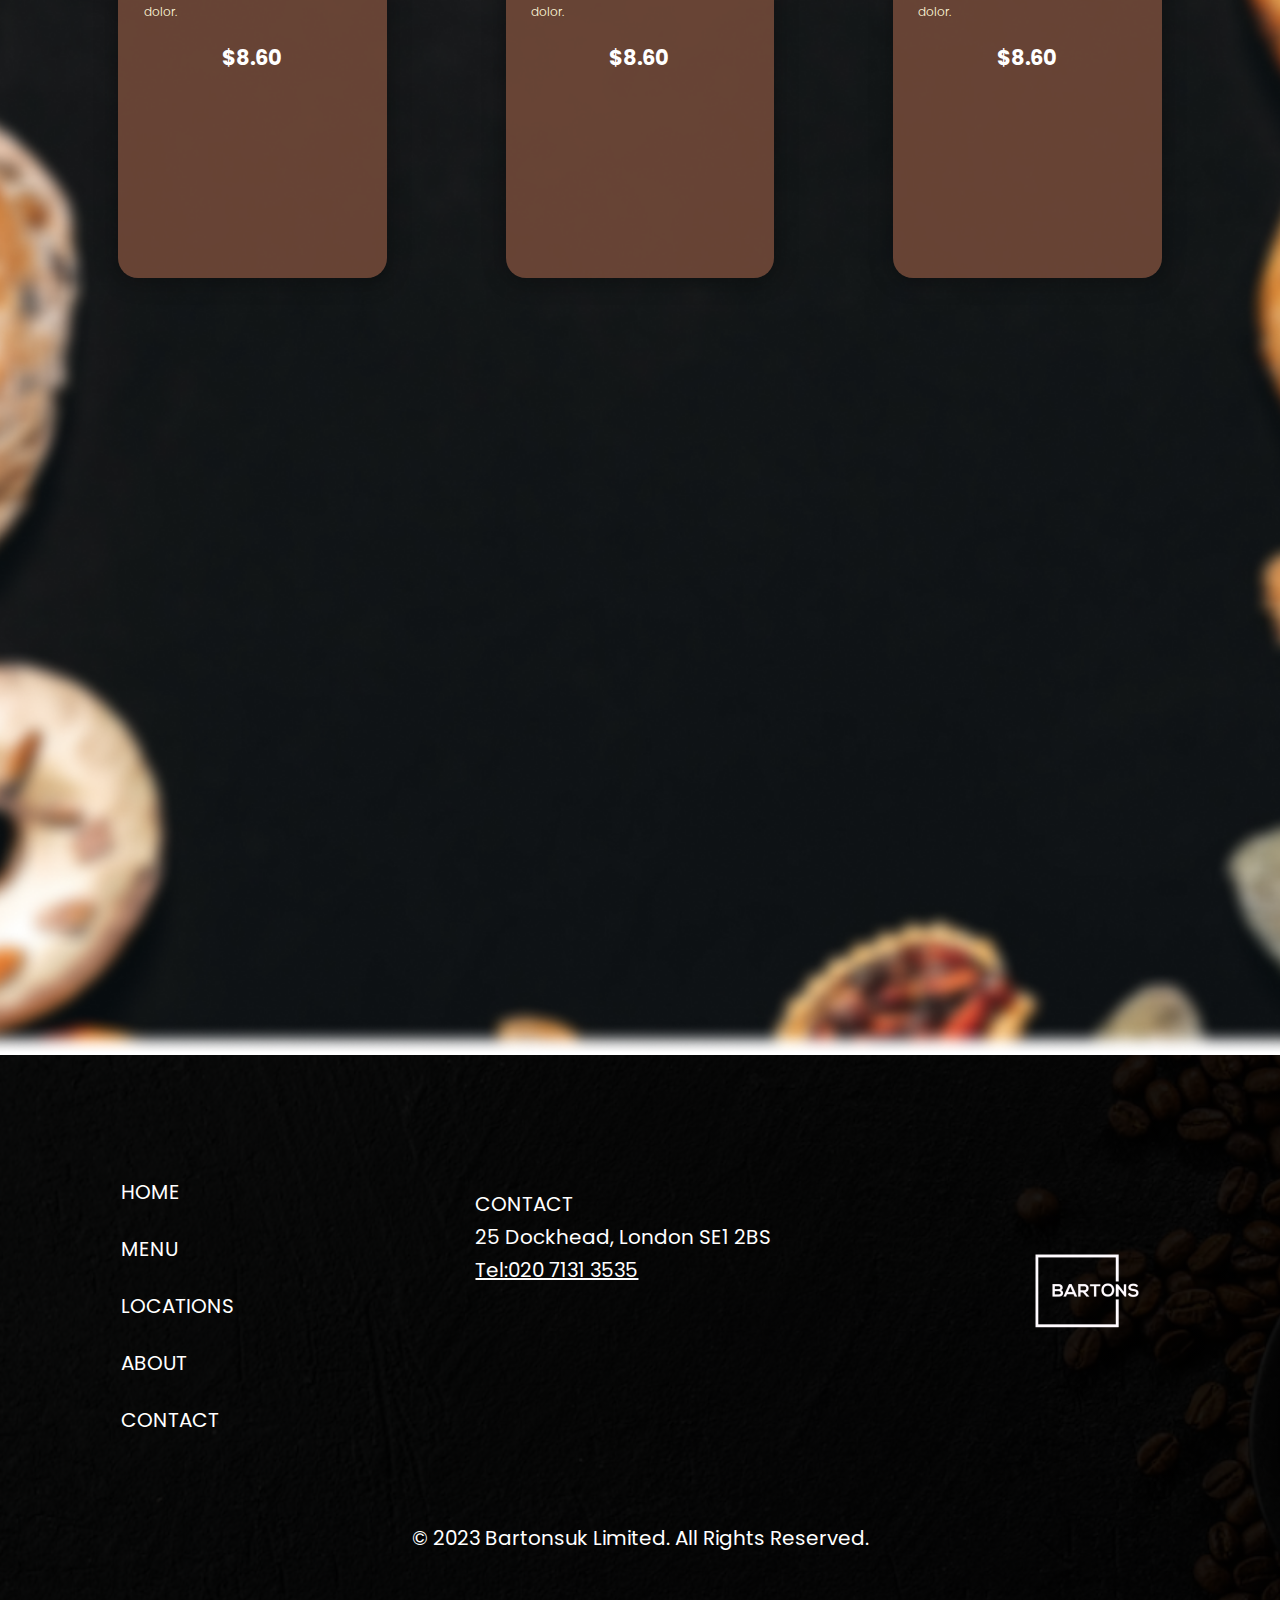
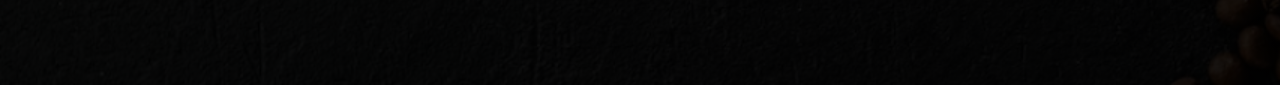
<file: Menu3.html>
<!DOCTYPE html>
<html lang="en">

<head>
    <meta charset="UTF-8">
    <meta name="viewport" content="width=device-width, initial-scale=1.0">
    <link rel="icon" type="image/x-icon" href="images/favicon.ico">
    <link rel="stylesheet" href="style.css">
    <title>Document</title>
</head>

<body>
    <section class="menu-bg3">
        <header class="header-section">
            <a href="index.html"><img src="images/logo.png" alt=""></a>
            <div class="header-items">
                <ul>
                    <li><a href="index.html">HOME</a></li>
                    <li><a href="Menu.html">MENU</a></li>
                    <li><a href="Locations.html">LOCATIONS</a></li>
                    <li><a href="About.html">ABOUT US</a></li>
                    <li><a href="Contact.html">CONTACT</a></li>
                </ul>
            </div>
        </header>
        <section class="our-menu">
            <div class="ourmenu-container">
                <img class="img-title" src="images/ourmenu.png" alt="">
                <div class="buttons" id="menu3">
                    <div><a href="https://yorften.github.io/BARTONS/Menu.html#menu1">Espresso</a></div>
                    <div><a href="https://yorften.github.io/BARTONS/Menu2.html#menu2">Specialty</a></div>
                    <div id="active"><a href="#menu3">Pastries</a></div>
                </div>
                <div class="menu-section">
                    <div class="menu-content2">
                        <div class="card">
                            <div class="card-content">
                                <div class="thumbnail"><img src="images/pastries1.png" alt=""></div>
                                <div class="description">
                                    <h4>Croissant</h4>
                                    <p>Lorem ipsum dolor sit amet, consectetur adipiscing elit. Massa, fermentum id id
                                        vitae, integer fermentum tellus. In vitae id nisl quis ornare diam commodo in
                                        vel dolor.</p>
                                </div>
                                <div class="price">$6.40</div>
                            </div>
                        </div>
                        <div class="card">
                            <div class="card-content">
                                <div class="thumbnail"><img src="images/pastries2.png" alt=""></div>
                                <div class="description">
                                    <h4>Chocolate Bread</h4>
                                    <p>Lorem ipsum dolor sit amet, consectetur adipiscing elit. Massa, fermentum id id
                                        vitae, integer fermentum tellus. In vitae id nisl quis ornare diam commodo in
                                        vel dolor.</p>
                                </div>
                                <div class="price">$9.20</div>
                            </div>
                        </div>
                        <div class="card">
                            <div class="card-content">
                                <div class="thumbnail"><img src="images/pastries3.png" alt=""></div>
                                <div class="description">
                                    <h4>Macarons</h4>
                                    <p>Lorem ipsum dolor sit amet, consectetur adipiscing elit. Massa, fermentum id id
                                        vitae, integer fermentum tellus. In vitae id nisl quis ornare diam commodo in
                                        vel dolor.</p>
                                </div>
                                <div class="price">$11.40</div>
                            </div>
                        </div>
                    </div>
                    <div class="menu-content">
                        <div class="card">
                            <div class="card-content">
                                <div class="thumbnail"><img src="images/pastries4.png" alt=""></div>
                                <div class="description">
                                    <h4>Paris-Brest</h4>
                                    <p>Lorem ipsum dolor sit amet, consectetur adipiscing elit. Massa, fermentum id id
                                        vitae, integer fermentum tellus. In vitae id nisl quis ornare diam commodo in
                                        vel dolor.</p>
                                </div>
                                <div class="price">$8.60</div>
                            </div>
                        </div>
                        <div class="card">
                            <div class="card-content">
                                <div class="thumbnail"><img src="images/pastries5.png" alt=""></div>
                                <div class="description">
                                    <h4>Beignet</h4>
                                    <p>Lorem ipsum dolor sit amet, consectetur adipiscing elit. Massa, fermentum id id
                                        vitae, integer fermentum tellus. In vitae id nisl quis ornare diam commodo in
                                        vel dolor.</p>
                                </div>
                                <div class="price">$8.60</div>
                            </div>
                        </div>
                        <div class="card">
                            <div class="card-content">
                                <div class="thumbnail"><img src="images/pastries6.png   " alt=""></div>
                                <div class="description">
                                    <h4>Mille-Feuille</h4>
                                    <p>Lorem ipsum dolor sit amet, consectetur adipiscing elit. Massa, fermentum id id
                                        vitae, integer fermentum tellus. In vitae id nisl quis ornare diam commodo in
                                        vel dolor.</p>
                                </div>
                                <div class="price">$8.60</div>
                            </div>
                        </div>
                    </div>
                </div>
            </div>
        </section>
    </section>
    <footer>
        <section class="footer-bg">
            <div class="footer-container">
                <div class="footer-content">
                    <ul>
                        <li><a href="index.html">HOME</a></li>
                        <li><a href="Menu.html">MENU</a></li>
                        <li><a href="Locations.html">LOCATIONS</a></li>
                        <li><a href="About.html">ABOUT</a></li>
                        <li><a href="Contact.html">CONTACT</a></li>
                    </ul>
                </div>
                <div class="contact-content">
                    <div class="footer-content">
                        <p>CONTACT</p>
                        <p>25 Dockhead, London SE1 2BS</p>
                        <p style="text-decoration: underline;">Tel:020 7131 3535</p>
                    </div>
                </div>
                <div class="logo">
                    <a href="index.html"><img src="images/logo.png" alt=""></a>
                </div>
            </div>
            <div class="rights">
                &copy; 2023 Bartonsuk Limited. All Rights Reserved.
            </div>
        </section>
    </footer>
</body>

</html>
</file>
<file: style.css>
@import url('https://fonts.googleapis.com/css2?family=Irish+Grover&family=Lexend&family=Poppins&display=swap');

* {
    margin: 0;
    padding: 0;
}

html {
    overflow-x: hidden;
    -ms-overflow-style: none;
    /* IE and Edge */
    scrollbar-width: none;
    /* Firefox */
}

html::-webkit-scrollbar {
    display: none;
}

body {
    margin: 0;
}

.landing-bg {
    min-height: 100%;
    background-image: url(images/homebg.png);
    margin: 0;
    background-repeat: no-repeat;
    background-size: cover;
    background-position: center center;
    height: 117vh;
}

.about-bg {
    background-image: url(images/about.png);
    margin: 0;
    background-repeat: no-repeat;
    background-size: cover;
    background-position: center center;
    height: 100vh;
}

.ourhours-bg {
    background-image: url(images/ourhours.png);
    margin: 0;
    background-repeat: no-repeat;
    background-size: cover;
    background-position: center center;
    height: 60vh;
}

.menu-bg {
    background-image: url(images/menu.png);
    background-repeat: no-repeat;
    background-size: cover;
    background-position: center center;
    height: 130vh;
}

.customers-bg {
    background-image: url(images/customers.png);
    margin: 0;
    background-repeat: no-repeat;
    background-size: cover;
    background-position: center center;
    height: 90vh;
}

.map-bg {
    background-color: #E3D9D5;
    margin: 0;
    background-repeat: no-repeat;
    background-size: cover;
    height: 60vh;
}

.footer-bg {
    background-image: linear-gradient(rgba(0, 0, 0, 0.9), rgba(0, 0, 0, 0.9)), url(images/footer.png );
    background-repeat: no-repeat;
    background-size: cover;
    height: 70vh;
}

.header-section {
    display: flex;
    justify-content: space-between;
    color: white;
    background: linear-gradient(180deg, rgba(0, 0, 0, 0.80) 0%, rgba(0, 0, 0, 0.00) 100%);
    position: fixed;
    width: 100%;
    z-index: 1;
}

.header-items {
    display: flex;
    align-items: center;
    margin-bottom: 2%;
}

.header-section img {
    margin-top: 10%;
    margin-left: 2%;
}

.header-section ul {
    list-style: none;
}

.header-section li {
    display: inline-block;
    margin-right: 10vh;
}

.header-section li:hover {
    transform: scale(1.1);
    transition: ease-in-out 300ms;
}

.header-section li,
.header-section a {
    color: #ffffff;
    text-align: left;
    font: 600 16px 'Poppins', sans-serif;
}

a,
a:hover,
a:visited,
a:active {
    color: inherit;
    text-decoration: none;
}

.slogan {
    color: #ffffff;
    text-align: left;
    font: 700 50px 'Poppins', sans-serif;
}

.landing-content p {
    color: #ffffff;
    text-align: left;
    font: 400 22px/144.5% 'Poppins', sans-serif;
    width: 40%;
    margin-top: 1%;
}

.order-now {
    background: #b77e66;
    border-radius: 10px;
    padding: 2% 6%;
    flex-shrink: 0;
    box-shadow: 0px 10px 4px 0px rgba(0, 0, 0, 0.30);
    border: none;
    width: fit-content;
}

.button a {
    color: #ffffff;
    text-align: center;
    font: 700 24px 'Poppins', sans-serif;
}

.landing-container {
    display: flex;
    position: relative;
    top: 35%;
    left: 7%;
}

.desc{
    margin-bottom: 5%;
}

.rights {
    display: flex;
    justify-content: center;
    color: #ffffff;
    text-align: left;
    font: 400 20px 'Poppins', sans-serif;
    position: relative;
    top: 27%;
}

.footer-content {
    color: #ffffff;
    text-align: left;
    font: 400 20px 'Poppins', sans-serif;
    margin-bottom: 1%;
}

.footer-content ul {
    list-style: none;
}

.footer-content li {
    padding-top: 3vh;
}



.footer-container {
    display: flex;
    justify-content: space-around;
    align-items: center;
    position: relative;
    top: 15%;
}

.contact-content {
    position: relative;
    top: -60px;
}

.footer-content p {
    margin-bottom: 1%;
}

.about-container {
    display: flex;
    justify-content: flex-end;
    position: relative;
    left: 23%;
    top: 30%;
}

.about-container div {
    margin-bottom: 5%;
}

.about-content .about-title {
    color: #471e22;
    text-align: left;
    font: 600 30px/127.02% 'Inter', sans-serif;
    width: 70%;
    margin-bottom: 4%;
}

.about-content .about-p {
    color: #533b2f;
    text-align: left;
    font: 400 21px 'Inter', sans-serif;
    width: 60%;
}

.about-button {
    background: #b77e66;
    border-radius: 10px;
    padding: 1.5% 5%;
    flex-shrink: 0;
    position: relative;
    left: 33%;
    border: none;
    width: fit-content;
}

.button2 a {
    color: #ffffff;
    text-align: left;
    font: 600 13px 'Poppins', sans-serif;
}

.opening-hours {
    background-color: rgba(34, 27, 24, 0.60);
    border-radius: 10px;
    padding: 2% 4%;
}

.hours-content h2 {
    color: #ffffff;
    text-align: left;
    margin: 0;
    font: 400 48px 'Irish Grover', sans-serif;
}

.hours-content p {
    color: #ffffff;
    text-align: left;
    font: 400 36px 'Irish Grover', sans-serif;
}

.hours-content {
    display: flex;
    justify-content: space-around;
    align-items: center;
    padding: 0% 7%;
    padding-top: 5%;
}

.menu-container h2 {
    color: #903711;
    text-align: left;
    font: 400 50px 'Poppins', sans-serif;
    -webkit-text-stroke-width: 1px;
    -webkit-text-stroke-color: #fff;
    margin-top: 14%;
}

.button3{
    display: flex;
    flex-direction: column;
    align-items: center;
}

.menu-button {
    display: flex;
    background: #533B2F;
    border-radius: 15px;
    padding: 16% 50%;
    flex-shrink: 0;
    border: none;
    width: max-content;
}

.button3 a {
    color: #ffffff;
    text-align: left;
    font: 600 15px 'Poppins', sans-serif;
}

.menu-container {
    display: flex;
    flex-direction: column;
    align-items: center;
}

.menu-content {
    display: flex;
    justify-content: space-evenly;
    padding-top: 4%;
    margin-bottom: 4%;
}

.card-content {
    display: flex;
    flex-direction: column;
    align-items: center;
}

.card {
    background: rgba(115, 74, 57, 0.88);
    border-radius: 20px;
    height: 54.252vh;
    position: relative;
    box-shadow: 0px 2px 20px 4px rgba(0, 0, 0, 0.25);
    padding: 1% 2% 7% 2%;
    width: 17%;
}

.card:hover, .box:hover {
    transform: scale(1.08);
    transition: ease 200ms;
}

.thumbnail img {
    border-radius: 10px;
    position: relative;
}

.description h4 {
    margin: 0;
    color: #ffffff;
    text-align: left;
    font: 700 22px 'Poppins', sans-serif;
    position: relative;
}

.description p {
    color: #fffada;
    text-align: left;
    font: 300 12px/21px 'Poppins', sans-serif;
    position: relative;
}

.price {
    color: #ffffff;
    text-align: left;
    font: 700 21px 'Poppins', sans-serif;
    position: relative;
    width: 61px;
    height: 31.6px;
    margin-top: 9%;
}

.customer-container {
    display: flex;
    flex-direction: column;
}

.customer-content {
    display: flex;
    align-items: center;
    padding-top: 5%;
}

.boxes {
    display: flex;
    justify-content: space-evenly;
    padding: 3% 8% 0% 8%;
}


.box-content {
    padding-top: 5%;
}

hr {
    width: 30vw;
    margin-left: 5vh;
    margin-right: 5vh;
}

.customer-content h2 {
    margin: 0;
    color: #ffffff;
    text-align: center;
    font: 700 34px/150% 'Lexend', sans-serif;
}

.box-content h4 {
    margin: 0;
    color: #ffffff;
    text-align: center;
    font: 700 30px/150% 'Lexend', sans-serif;

}

.box-content p {
    color: #D3CECE;
    font: 400 15px/150% 'Lexend', sans-serif;
    margin: 1% 2%;
    text-align: center;
}

.box-content .cst {
    color: #54DD8B;
    font: 700 16px/150% 'Lexend', sans-serif;
    margin-top: 9%;
}

.box {
    background: rgba(88, 49, 21, 0.57);
    border-radius: 5px;
    width: 30%;
    height: 45vh;
}

.map-container {
    display: flex;
    justify-content: center;
    padding-top: 1.5%;
}

.map {
    border: 5px solid #795341;
}

/*--- End of index.html ---*/

/*--- Start of Locations page ---*/

.ourhours-bg2 {
    background-image: url(images/ourhours.png);
    margin: 0;
    background-repeat: no-repeat;
    background-size: cover;
    background-position: center center;
    height: 100vh;
}

.our-locationsbg {
    background-color: #E3D9D5;
    margin: 0;
    background-repeat: no-repeat;
    background-size: cover;
    height: 180vh;
}

.map-location {
    display: flex;
    justify-content: space-between;
    padding: 10% 4% 0% 4%;
}

.hours-content2 {
    display: flex;
    justify-content: space-around;
    align-items: center;
    padding: 0% 7%;
    padding-top: 18%;
}

.hours-content2 h2 {
    color: #ffffff;
    text-align: left;
    margin: 0;
    font: 400 48px 'Irish Grover', sans-serif;
}

.hours-content2 p {
    color: #ffffff;
    text-align: left;
    font: 400 36px 'Irish Grover', sans-serif;
}

.locations-content h1 {
    color: #000000;
    text-align: left;
    font: 700 48px 'Poppins', sans-serif;
    padding: 5% 0 1% 0;
    margin-left: 1%;
}

.locations-content p {
    color: #000000;
    text-align: left;
    font: 300 36px/71px 'Poppins', sans-serif;
    margin-left: 1%;
}

.map2 {
    border: 5px solid #795341;
}

.footer-content2 {
    color: #ffffff;
    text-align: left;
    font: 400 30px 'Poppins', sans-serif;
}

/*--- End of Locations page ---*/

/*--- Start of Contact page  ---*/

.contact-bg {
    background-image: url(images/contact.jpg);
    background-repeat: no-repeat;
    background-size: cover;
    background-position: center center;
    height: 60vh;
}

.contact-bg2 {
    background-image: url(images/contact2.png);
    background-repeat: no-repeat;
    background-size: cover;
    background-position: center center;
    height: 160vh;
}

.contact-container{
    display: flex;
    justify-content: center;
}

.contact-form {
    padding-top: 6.5%;
    width: 60%;
}

form {
    background-color: rgba(118, 66, 66, 0.40);
    border-radius: 55px;
    padding: 4% 10% 7% 10%;
}

.submit-button {
    background: #0355cc;
    border-radius: 60px;
    padding: 1.5% 5%;
    flex-shrink: 0;
    border: none;
    width: fit-content;
}

.submit-button p {
    color: #ffffff;
    text-align: center;
    font: 600 36px 'Poppins', sans-serif;
}

input {
    background-color: #decdcd;
    border-radius: 60px;
    border: 1px solid #000;
    width: 90%;
    margin-bottom: 4%;
    padding: 2% 4%;
}

input::placeholder,
textarea::placeholder {
    color: #605e5e;
    text-align: left;
    font: 600 24px 'Poppins', sans-serif;
}

textarea {
    color: #000;
    text-align: left;
    font: 600 24px 'Poppins', sans-serif;
    background-color: #decdcd;
    resize: none;
    border-radius: 60px;
    border: 1px solid #000;
    margin-bottom: 4%;
    padding: 8% 4% 0 4%;
    width: 90%;
}

input[type="text"]
{
    color: #000;
    text-align: left;
    font: 600 24px 'Poppins', sans-serif;
}

/*--- End of Contact page ---*/

/*--- Start of About page ---*/

.about-bg2 {
    background-image: url(images/aboutbg1.png);
    margin: 0;
    background-repeat: no-repeat;
    background-size: cover;
    background-position: center center;
    height: 165vh;
}

.about-bg3 {
    background-color: #180707;
    margin: 0;
    background-repeat: no-repeat;
    background-size: cover;
    background-position: center center;
    height: 100vh;
}

.about-bg4 {
    background-image: url(images/aboutbg2.png);
    margin: 0;
    background-repeat: no-repeat;
    background-size: cover;
    background-position: center center;
    height: 190vh;
}

.about-bg2, .about-bg3, .about-bg4{
    display: flex;
    align-items: center;
}

.about-container1 {
    display: flex;
    padding: 0% 5%;
}

.about-container2 {
    display: flex;
    align-items: center;
    padding: 0% 5%;
}

.about-content2 {
    padding-left: 7%;
}

.about-content3 {
    padding-right: 7%;
}

.about-content4 {
    padding-left: 7%;
}

.about-container1 img {
    width: 55%;
    height: 55%;
}

.about-container2 img {
    width: 55%;
    height: 55%;
}

.about-content2 h1,
.about-content3 h1 {
    color: #ffffff;
    text-align: left;
    font: 600 48px 'Poppins', sans-serif;
}

.about-content2 p,
.about-content3 p {
    color: #fffada;
    text-align: left;
    font: 300 24px/38.5px 'Poppins', sans-serif;
    padding-top: 5%;
}

.about-content4 p {
    color: #000;
    text-align: left;
    font: 300 24px/38.5px 'Poppins', sans-serif;
    padding-top: 5%;
}

.about-content4 h1 {
    color: #000;
    text-align: left;
    font: 600 48px 'Poppins', sans-serif;
}

/*--- End of About Page ---*/

/*--- Start of Menu Page ---*/

.menu-bg2 {
    background-image: url(images/menubg.png);
    background-repeat: no-repeat;
    background-size: cover;
    background-position: center center;
    height: 295vh;
    z-index: 1;
}

.menu-bg3 {
    background-image: url(images/menubg2.png);
    background-repeat: no-repeat;
    background-size: cover;
    background-position: center center;
    height: 295vh;
    z-index: 1;
}

.ourmenu-container {
    display: flex;
    flex-direction: column;
    align-items: center;
}

.buttons {
    display: flex;
    gap: 17%;
    justify-content: center;
    margin-top: 2%;
}

.menu-content2 {
    display: flex;
    justify-content: space-evenly;
    margin-top: 10%;
}

.img-title {
    width: 50%;
    margin-top: 13.75%;
}

.buttons div {
    background: #171717;
    border-radius: 30px;
    border: none;
    padding: 2% 1%;
}

.buttons a {
    color: #ffffff;
    text-align: left;
    font: 400 42px 'Poppins', sans-serif;
}

#active {
    background: rgba(52, 18, 18, 0.95) ;
}

.order-now:hover, .about-button:hover,.menu-button:hover, .submit-button:hover{
    filter: brightness(120%);
}
/*--- End of Menu Page ---*/
</file>
